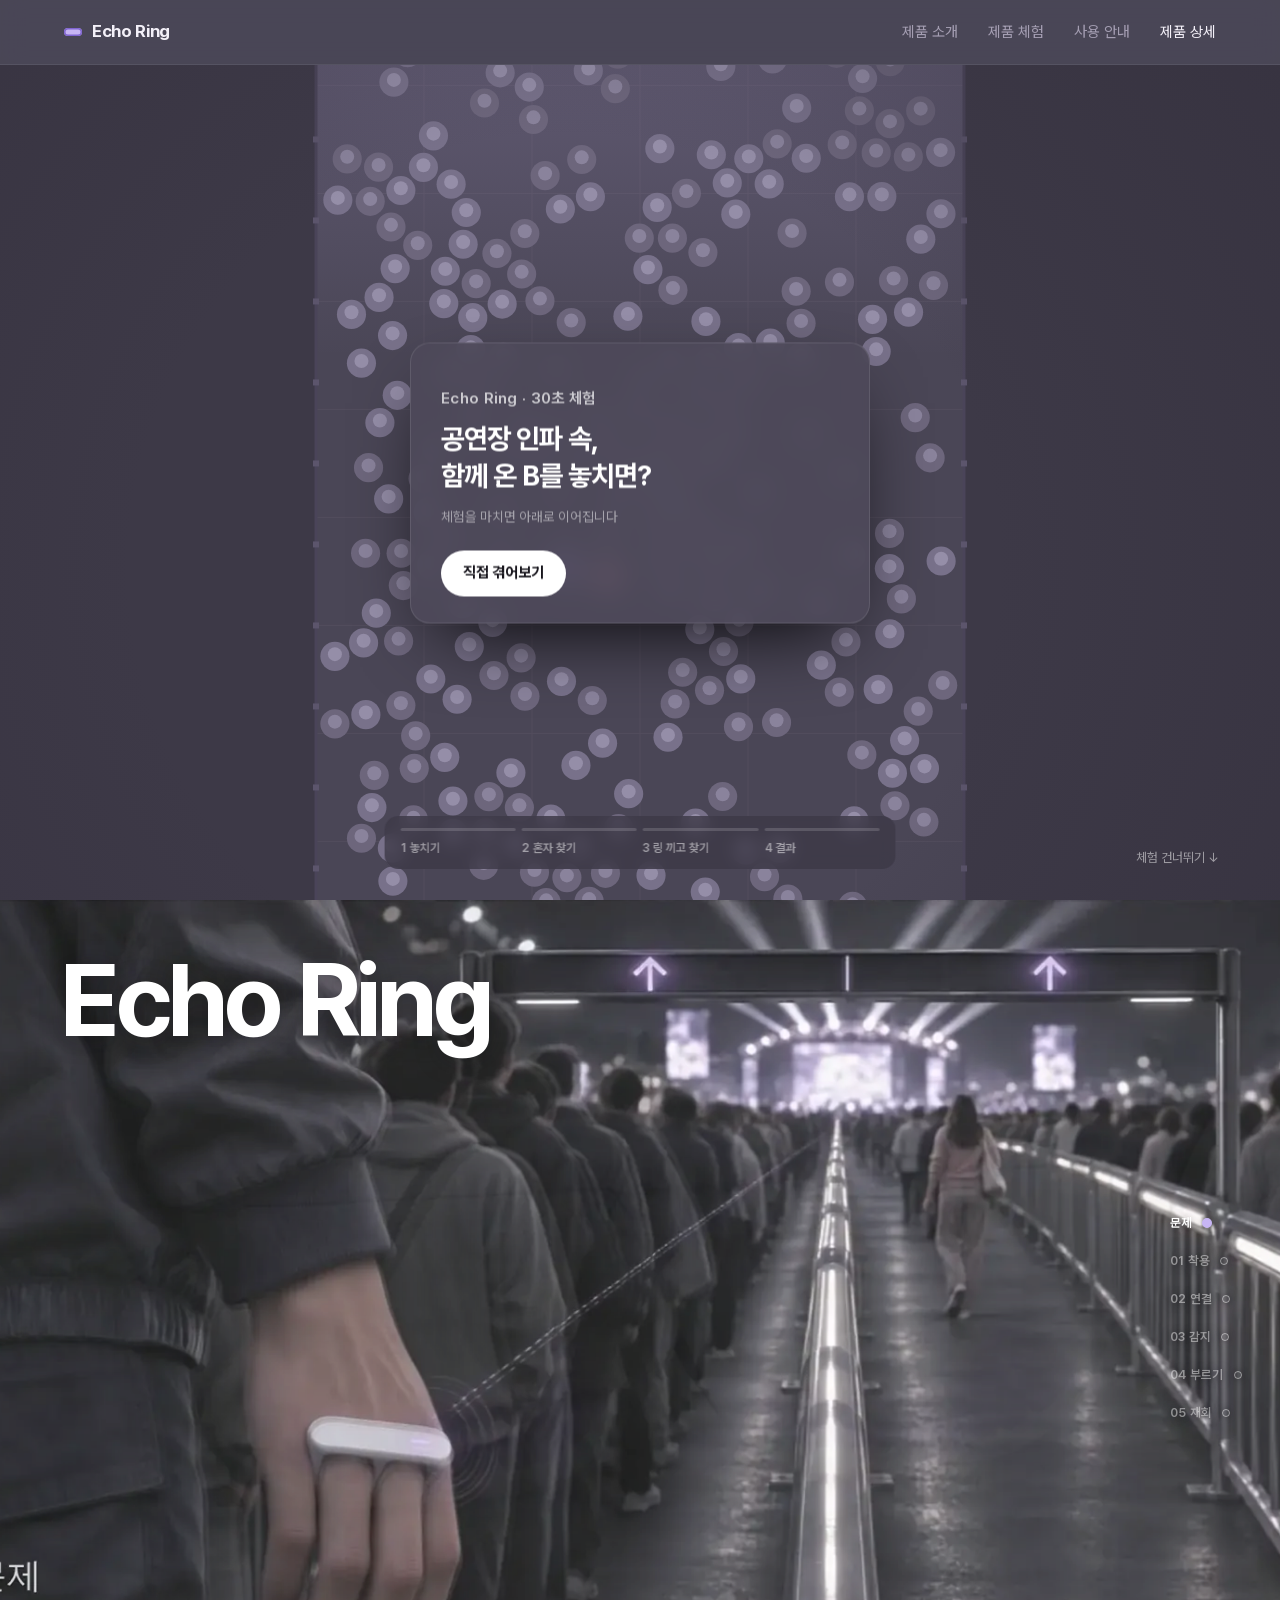
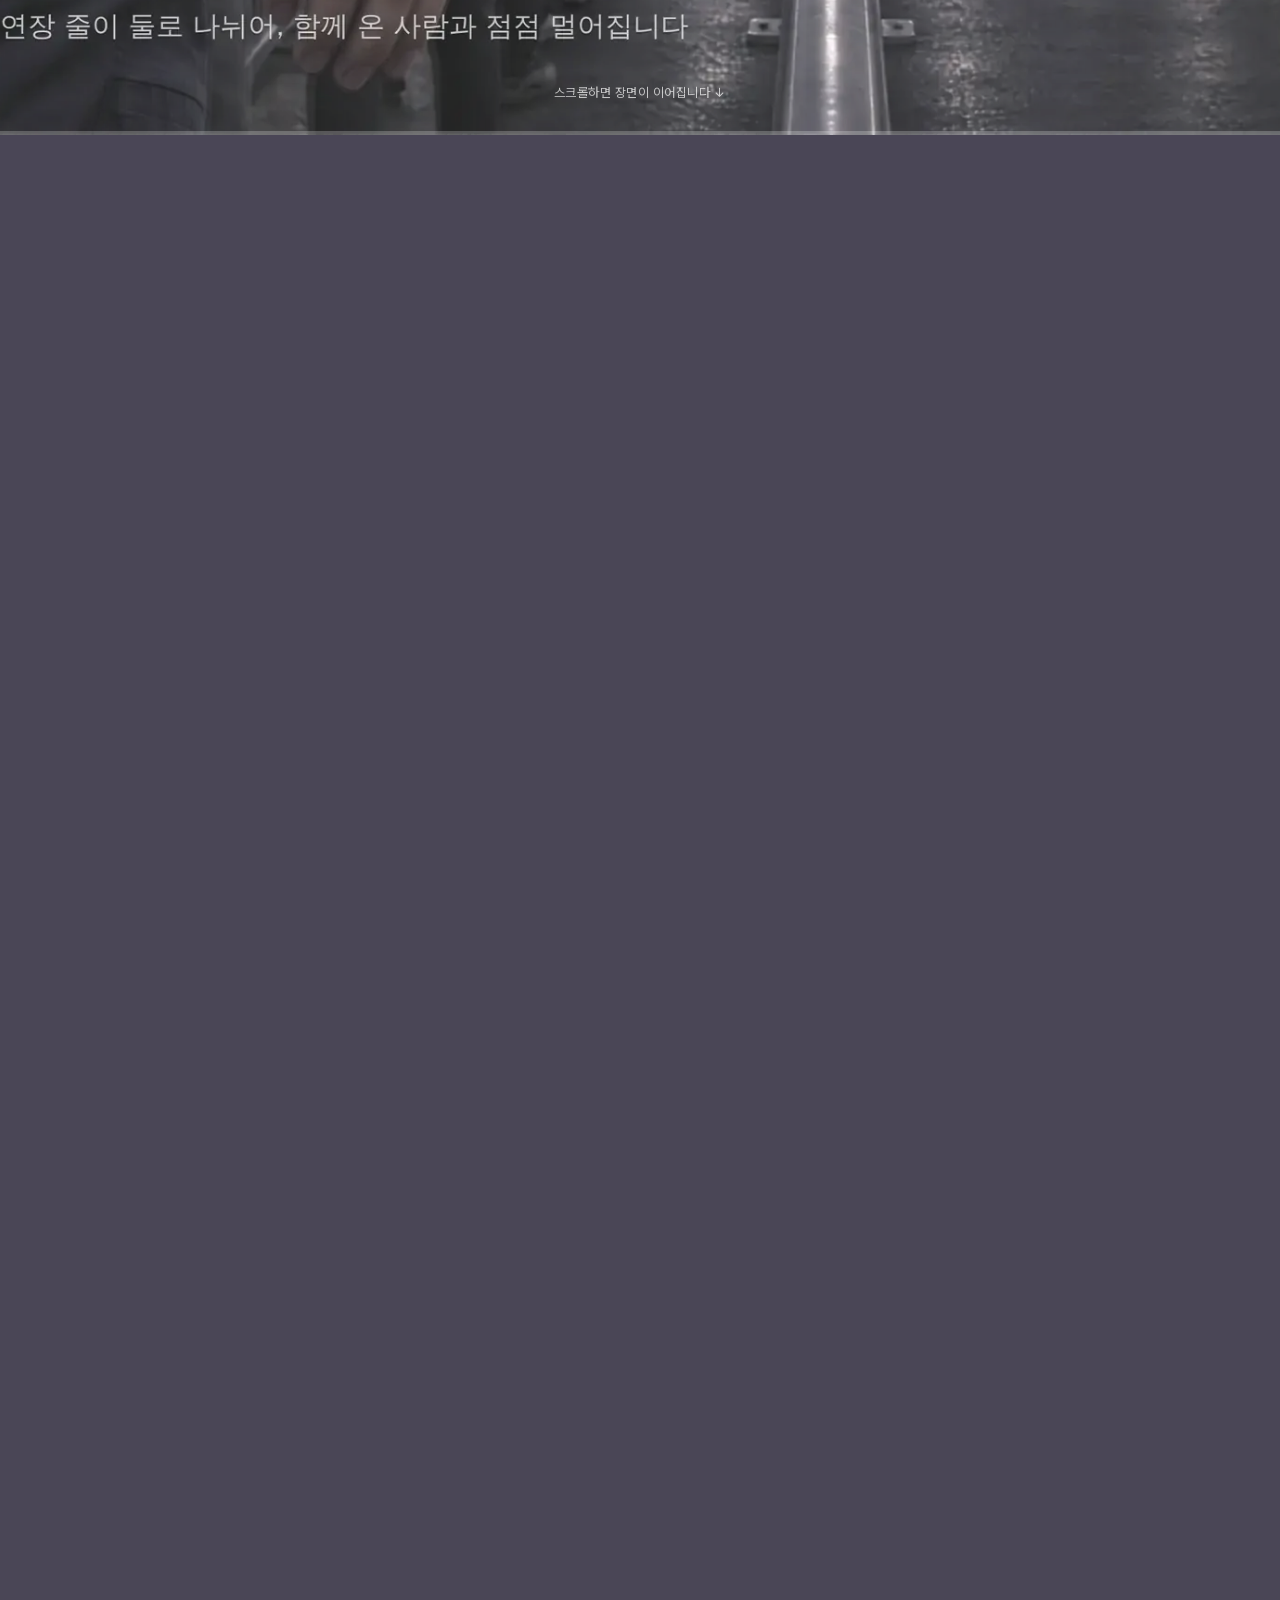
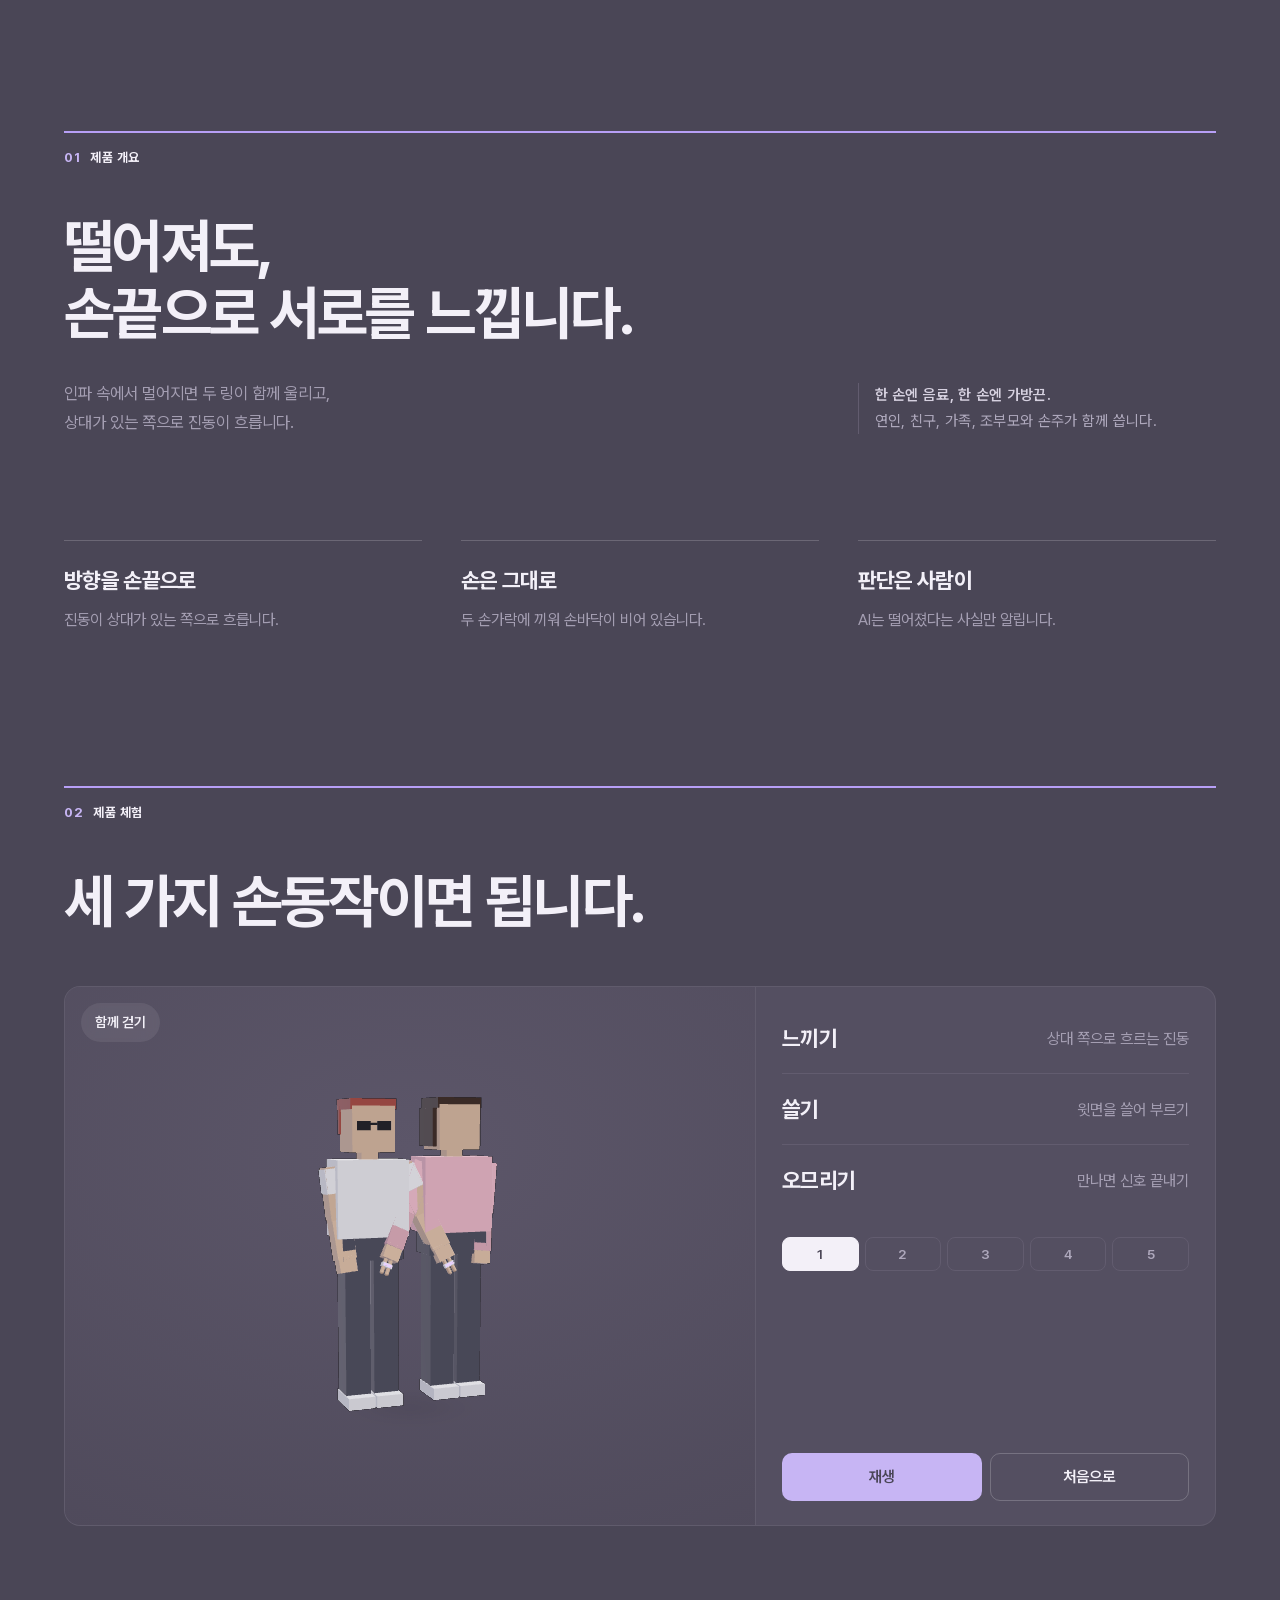
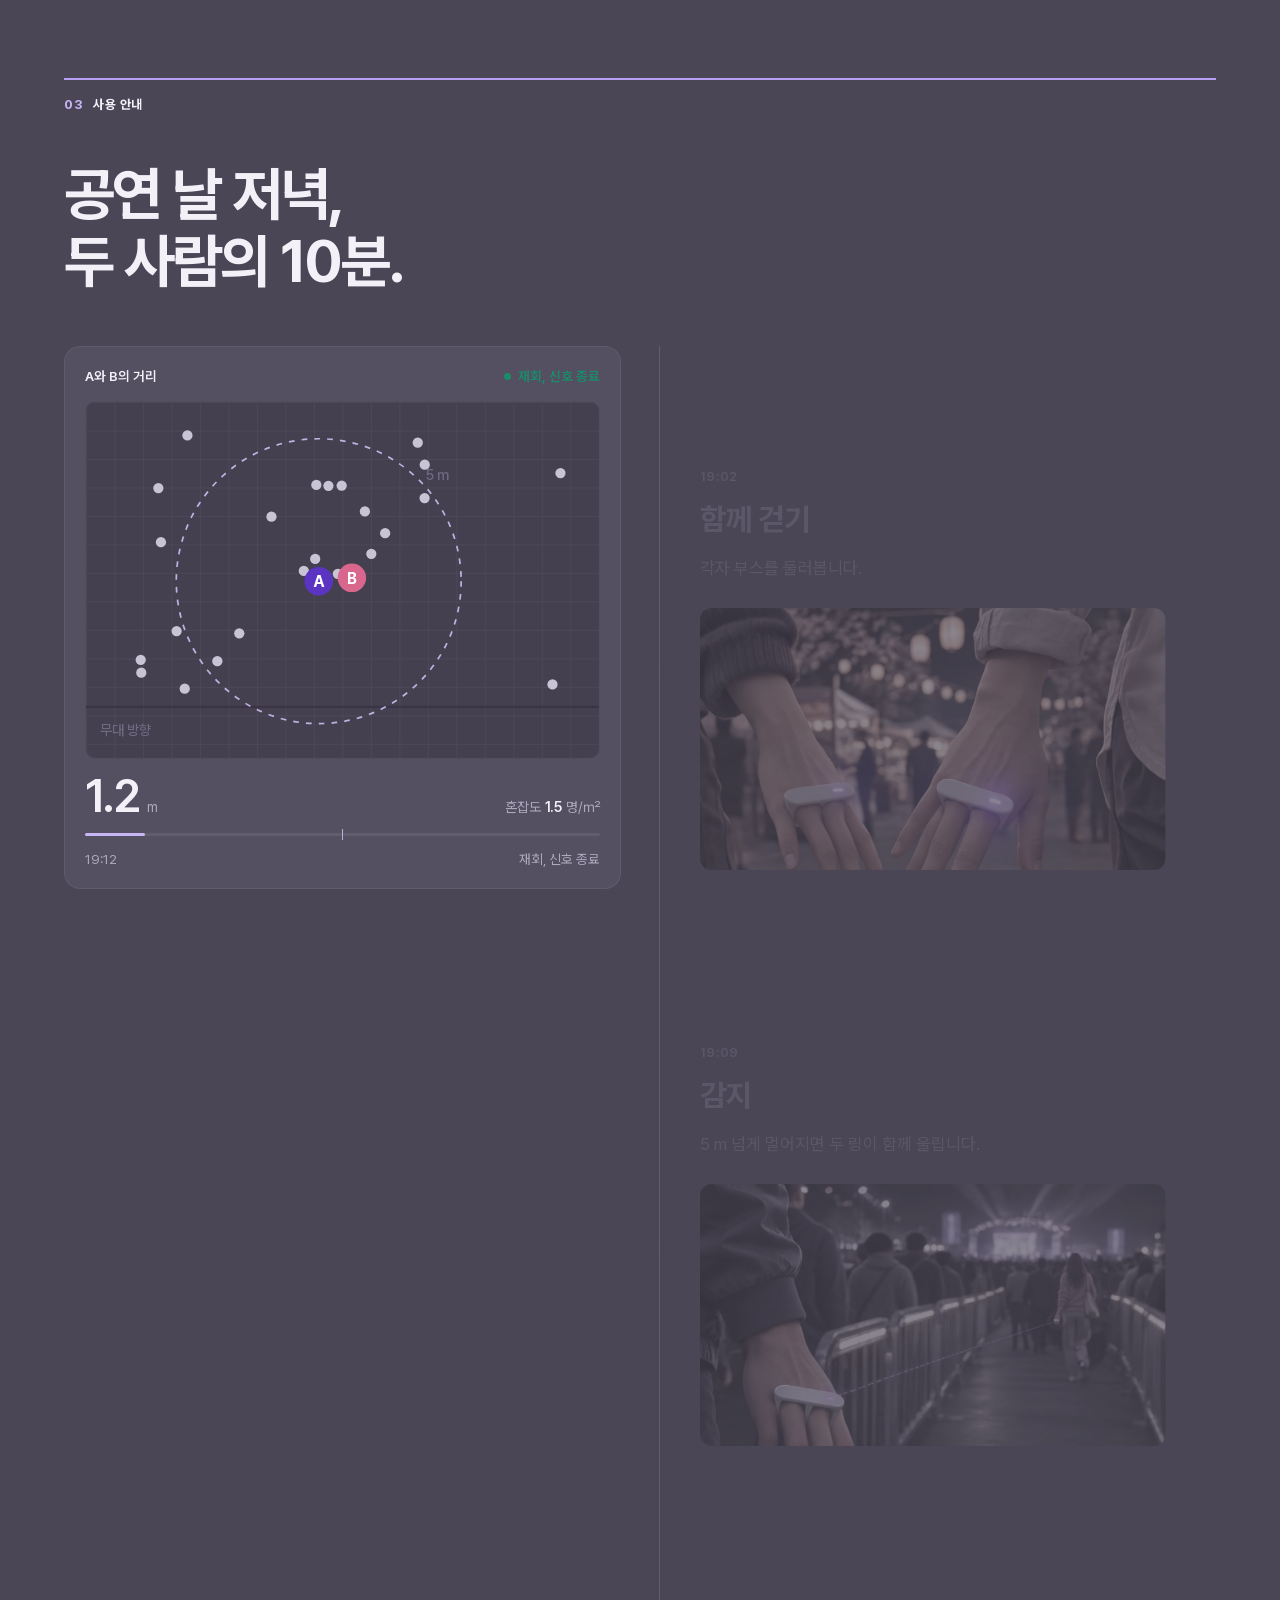
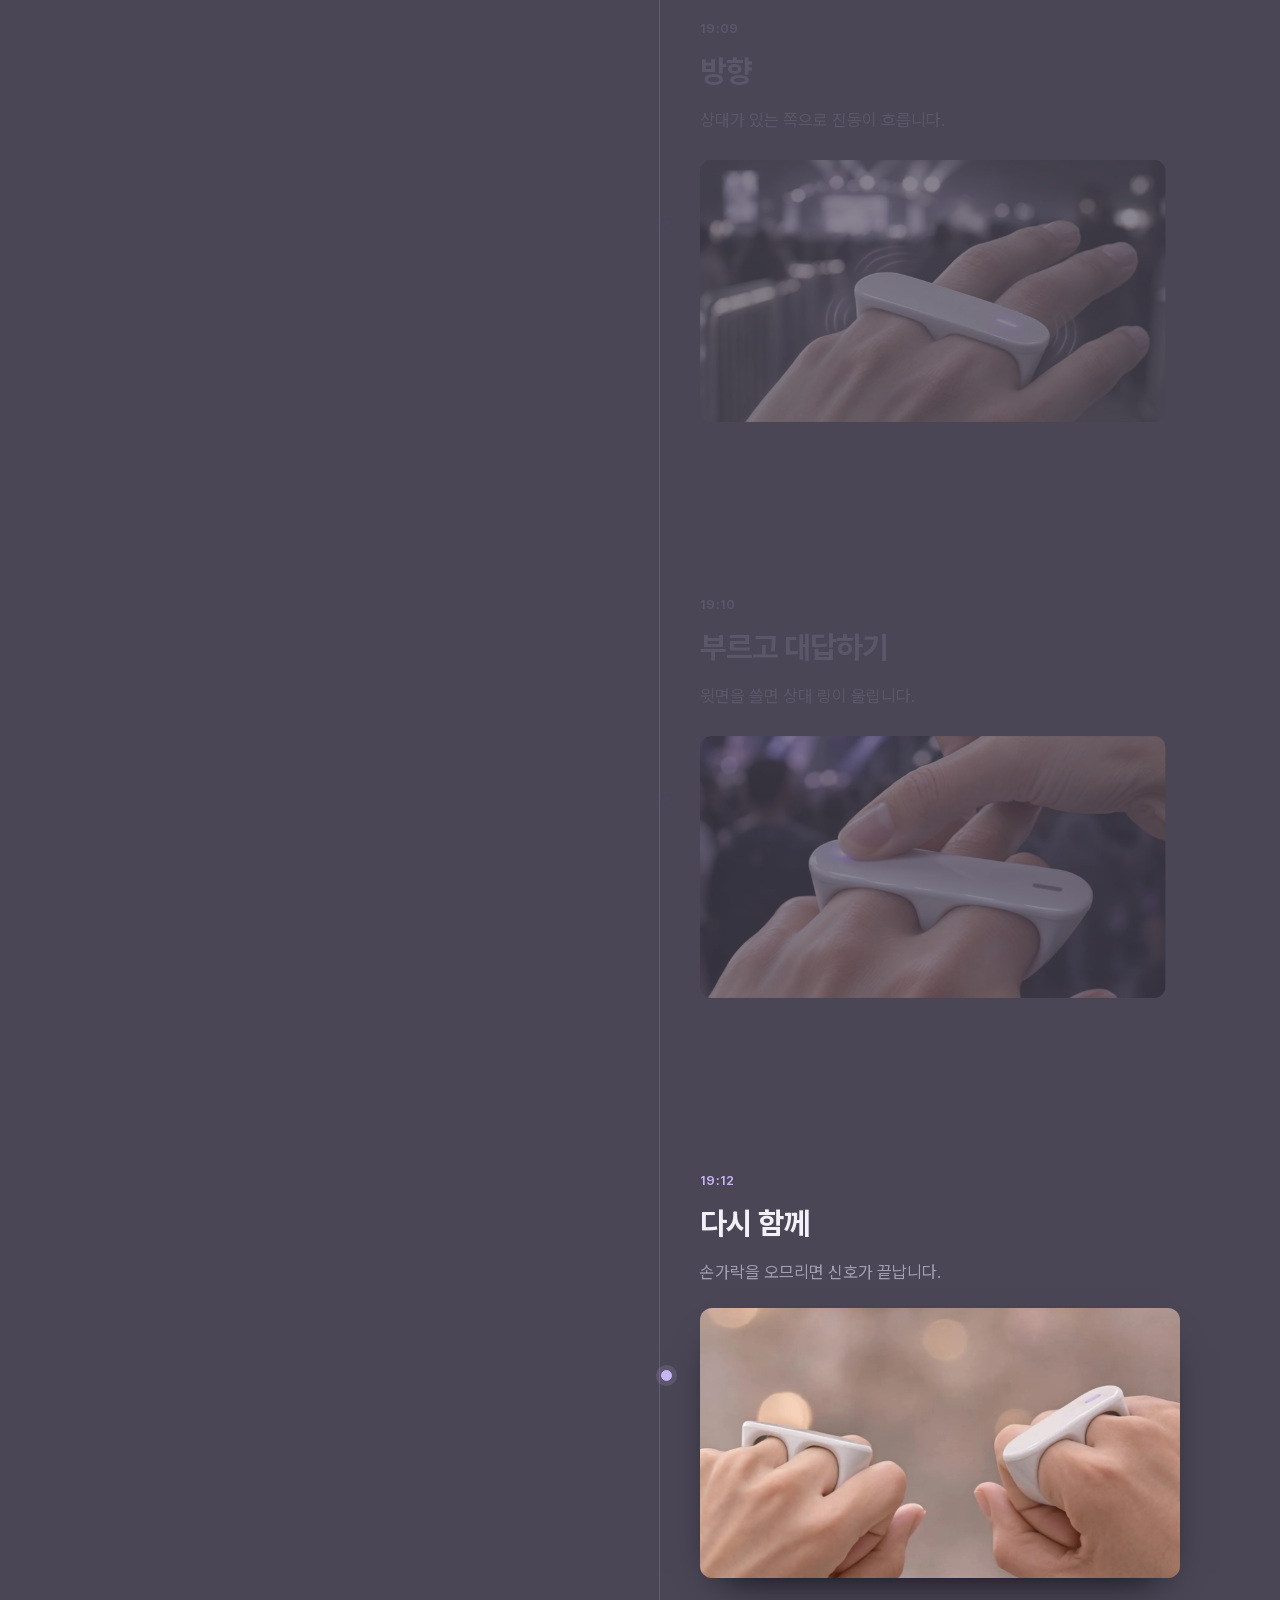
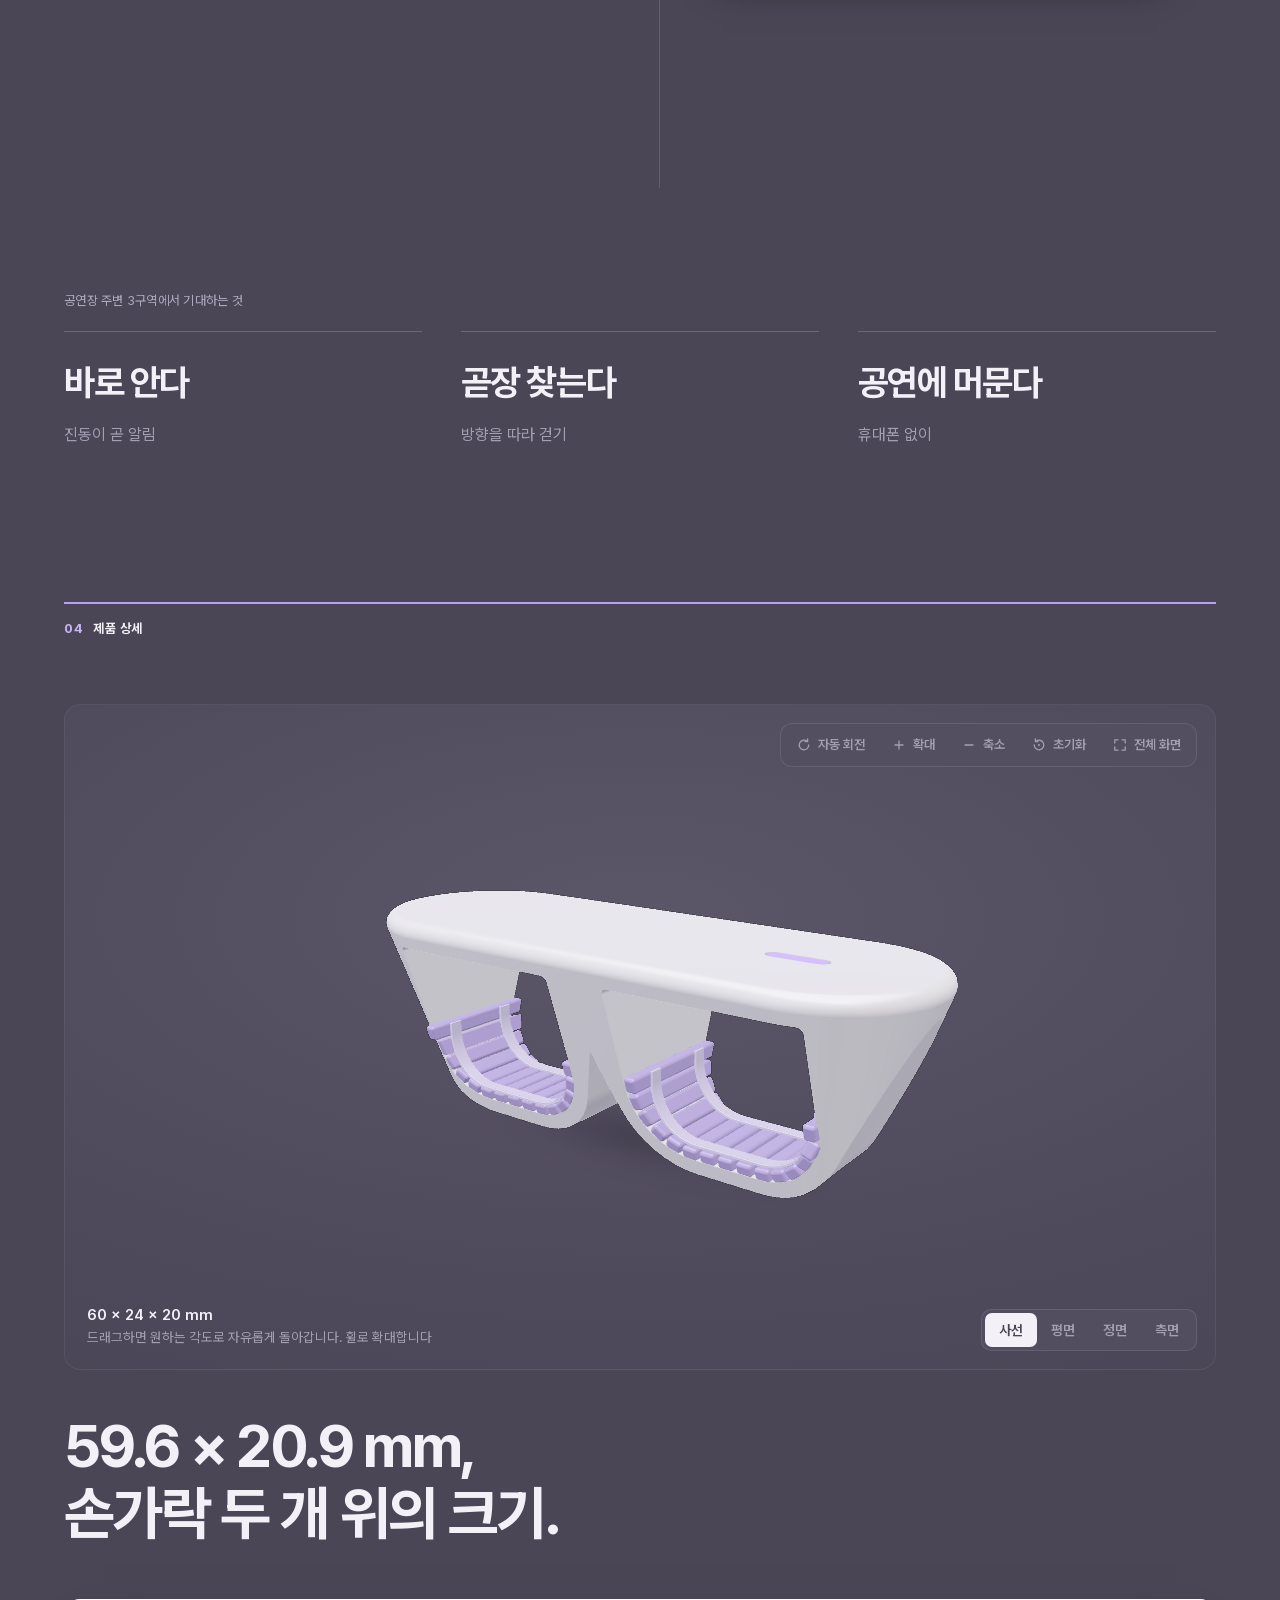
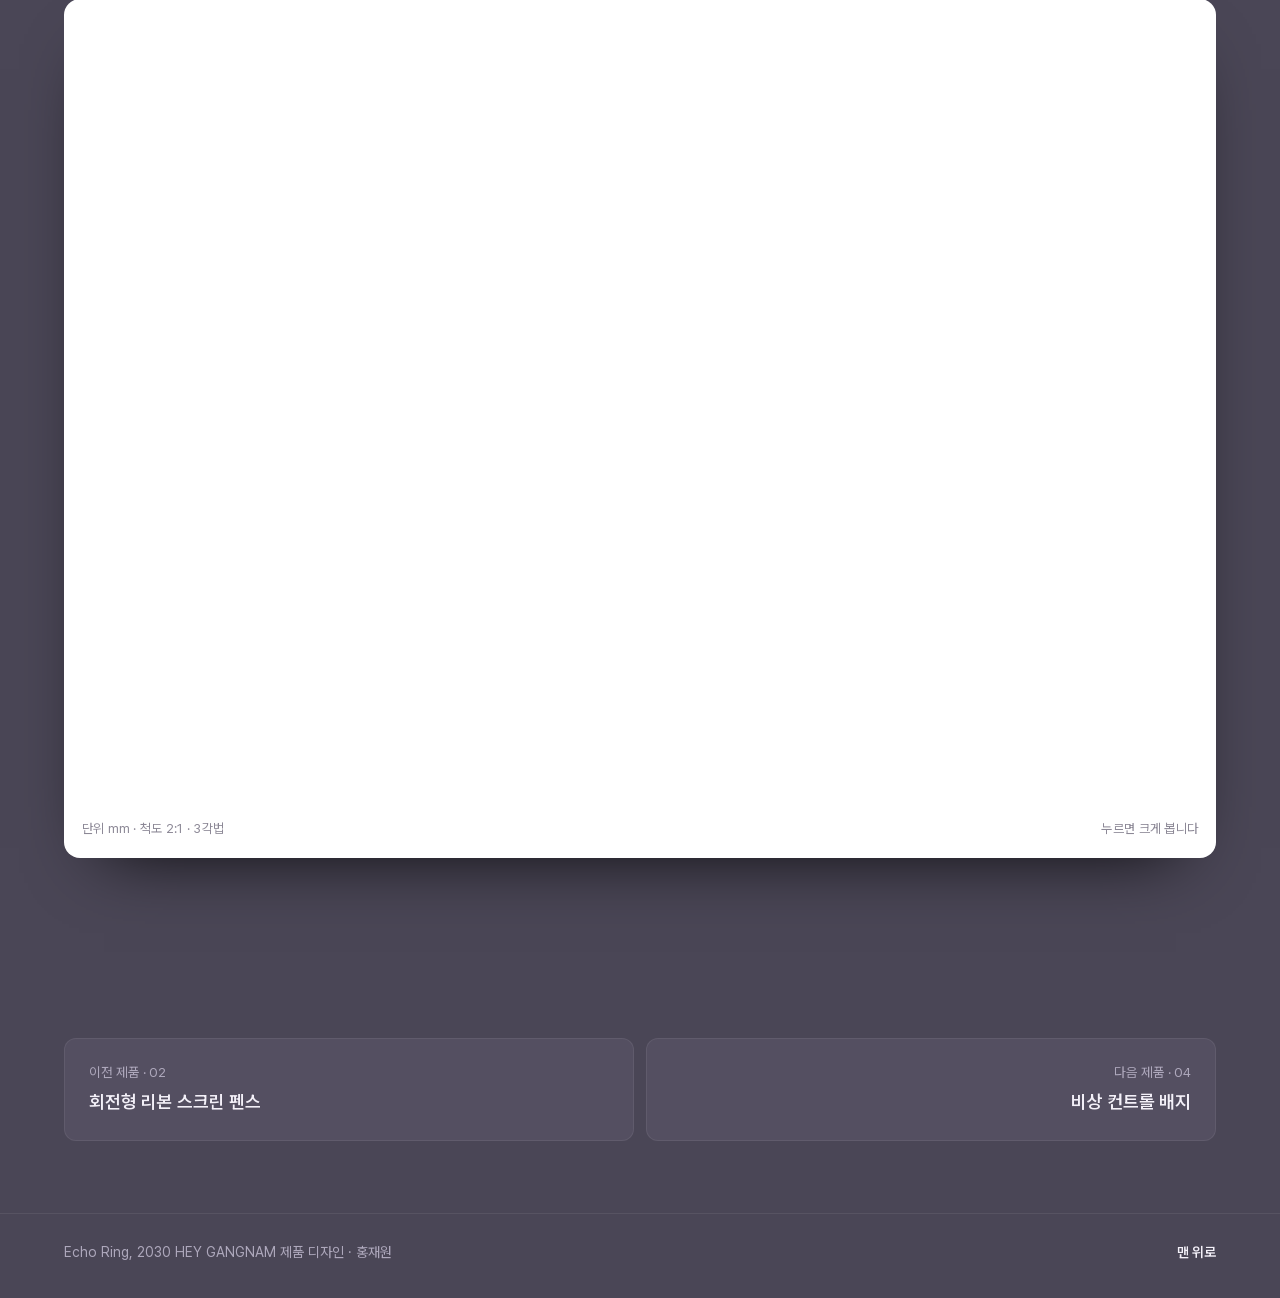
<file: index.html>
<!DOCTYPE html>
<html lang="ko" class="ld">
<head>
<meta charset="utf-8">
<meta name="theme-color" content="#4a4656">
<meta name="viewport" content="width=device-width, initial-scale=1">
<title>Echo Ring · 홍재원</title>
<meta name="description" content="Echo Ring, 함께 온 사람과 손끝으로 이어지는 투 핑거 햅틱 링. 2030 HEY GANGNAM 제품 디자인, 홍재원.">
<link rel="stylesheet" href="fonts/pretendard.css">
<link rel="stylesheet" href="css/product-03.css">
</head>
<body>
<script>/* Echo Ring 3D 모델: 내장본에서 읽음(오프라인·온라인 공통) */
if(true){document.write('<script src="assets/models/p03-echo-ring-data.js"><\/script>');(function(){var f=window.fetch;window.fetch=function(u,o){var s=String(u&&u.url||u);if(/\.glb(\?|$)/.test(s)&&window.ER_GLB_B64){var b=atob(window.ER_GLB_B64),a=new Uint8Array(b.length);for(var i=0;i<b.length;i++)a[i]=b.charCodeAt(i);return Promise.resolve(new Response(a,{headers:{'Content-Type':'model/gltf-binary'}}))}return f.apply(this,arguments)}})()}
</script>
<script src="js/bridge.js"></script>
<script>const GITHUB_URL="",GLB_PATH="assets/models/p03-echo-ring.glb";</script>
<header class="top"><div class="w">
  <a class="mark" href="#top" aria-label="Echo Ring 맨 위로"><i aria-hidden="true"></i>Echo Ring</a>
  <nav class="nav" aria-label="페이지 안내"><a href="#pa-s1">제품 소개</a><a href="#pa-s2">제품 체험</a><a href="#pa-s3">사용 안내</a><a href="#pa-s4">제품 상세</a>
    <a class="gh" data-gh href="#" target="_blank" rel="noopener" hidden><svg viewBox="0 0 24 24" fill="currentColor" aria-hidden="true"><path d="M12 .5a11.5 11.5 0 0 0-3.64 22.41c.58.1.79-.25.79-.56v-2c-3.2.7-3.88-1.37-3.88-1.37-.52-1.33-1.28-1.69-1.28-1.69-1.05-.72.08-.7.08-.7 1.16.08 1.77 1.19 1.77 1.19 1.03 1.77 2.7 1.26 3.36.96.1-.75.4-1.26.73-1.55-2.55-.29-5.24-1.28-5.24-5.69 0-1.26.45-2.28 1.19-3.09-.12-.29-.52-1.46.11-3.05 0 0 .97-.31 3.17 1.18a11 11 0 0 1 5.77 0c2.2-1.49 3.17-1.18 3.17-1.18.63 1.59.23 2.76.11 3.05.74.81 1.19 1.83 1.19 3.09 0 4.42-2.7 5.4-5.26 5.68.41.36.78 1.06.78 2.14v3.17c0 .31.21.67.8.56A11.5 11.5 0 0 0 12 .5z"/></svg>GitHub</a></nav>
</div></header>
<main class="w" id="top">
  <p class="crumb"><a href="https://korean5000hmp.github.io/Digital-Content/" target="_blank" rel="noopener">2030 HEY GANGNAM</a> / 제품 03</p>
  <section class="hero" aria-label="제품 요약">
    <h1 data-r="1">Echo Ring</h1>
    <div class="hero-r"><p class="one" data-r="2">함께 온 사람과<br>손끝으로 이어지는 링</p><p class="cat" data-r="3">관람객 연결 장치 · 3구역 공연장 주변</p></div>
  </section>
  <section class="lx" id="lose" aria-label="문제 체험: 인파 속에서 함께 온 사람 놓쳐보기">
    <canvas id="lxCv" tabindex="0" aria-label="공연장 인파를 위에서 본 장면. 가고 싶은 쪽을 가리키거나 방향키로 움직입니다"></canvas>
    <div class="lx-hud" id="lxHud" hidden>
      <p class="lx-tl" id="lxPh"></p>
      <div class="lx-tr"><dl><div><dt>B와의 거리</dt><dd><b id="lxD">1.4</b>m</dd></div><div><dt>혼잡도</dt><dd><b id="lxC">1.3</b>명/㎡</dd></div></dl></div>
      <p class="lx-tm" id="lxTm" hidden>20.0</p>
      <p class="lx-msg" id="lxMsg" role="status" aria-live="polite"></p>
      <div class="lx-ring" id="lxRing" hidden><i class="lx-ri" aria-hidden="true"></i><span id="lxRt"></span><button type="button" id="lxCall">쓸어서 부르기</button></div>
    </div>
    <div class="lx-card" id="lxCard" role="dialog" aria-live="polite"></div>
    <button type="button" class="lx-skip" id="lxSkip">체험 건너뛰기 ↓</button>
  </section>
  
<section class="vsc" id="scrub" aria-label="Echo Ring 사용 장면. 스크롤하면 장면이 이어집니다">
    <div class="vsc-st">
      <canvas id="scrubCv" aria-hidden="true"></canvas>
      <p class="film-t" aria-hidden="true">Echo Ring</p>
      <ol class="vsc-ch" aria-label="장면 이동">
        <li><button type="button"><span>문제</span><i></i></button></li>
        <li><button type="button"><span>01 착용</span><i></i></button></li>
        <li><button type="button"><span>02 연결</span><i></i></button></li>
        <li><button type="button"><span>03 감지</span><i></i></button></li>
        <li><button type="button"><span>04 부르기</span><i></i></button></li>
        <li><button type="button"><span>05 재회</span><i></i></button></li>
      </ol>
      <p class="vsc-hint">스크롤하면 장면이 이어집니다 ↓</p>
      <div class="fprog" id="scrubProg" aria-hidden="true"><i></i></div>
    </div>
  </section>
  <div class="stage-w"><div class="stage" id="hero3d" data-mode="3d">
    <canvas id="m3d" tabindex="0" aria-label="Echo Ring 3D 모델. 드래그나 방향키로 돌리고, 휠로 확대합니다"></canvas>
    <div class="m3d-msg" id="m3dmsg" hidden></div>
    <div class="kv"><img decoding="async" id="kvimg" src="assets/images/p03-view-diagonal.webp" alt="Echo Ring 렌더 이미지, 사선"></div>
    
    <div class="seg views" id="kvviews"><button type="button" data-img="0" class="on">사선</button><button type="button" data-img="1" class="">평면</button><button type="button" data-img="2" class="">정면</button><button type="button" data-img="3" class="">측면</button></div>
    <div class="seg views" id="m3dviews"><button type="button" data-v="persp" class="on">사선</button><button type="button" data-v="top">평면</button><button type="button" data-v="front">정면</button><button type="button" data-v="side">측면</button></div>
    <p class="readout" id="m3dhint"><b>60 × 24 × 20 mm</b>드래그하면 원하는 각도로 자유롭게 돌아갑니다. 휠로 확대합니다</p>
    <div class="vtools" role="toolbar" aria-label="3D 뷰어 도구">
      <button type="button" data-t="spin" title="자동 회전" aria-pressed="false"><svg viewBox="0 0 20 20" fill="none" stroke="currentColor" stroke-width="1.6" stroke-linecap="round"><path d="M16 10a6 6 0 1 1-2-4.5"/><path d="M14.5 2.5v3.2h-3.2"/></svg><span>자동 회전</span></button>
      <button type="button" data-t="in" title="확대"><svg viewBox="0 0 20 20" fill="none" stroke="currentColor" stroke-width="1.6" stroke-linecap="round"><path d="M10 5v10M5 10h10"/></svg><span>확대</span></button>
      <button type="button" data-t="out" title="축소"><svg viewBox="0 0 20 20" fill="none" stroke="currentColor" stroke-width="1.6" stroke-linecap="round"><path d="M5 10h10"/></svg><span>축소</span></button>
      <button type="button" data-t="reset" title="처음 시점"><svg viewBox="0 0 20 20" fill="none" stroke="currentColor" stroke-width="1.6" stroke-linecap="round" stroke-linejoin="round"><path d="M4 10a6 6 0 1 0 2-4.5"/><path d="M5.5 2.5v3.2h3.2"/><circle cx="10" cy="10" r="1.3" fill="currentColor" stroke="none"/></svg><span>초기화</span></button>
      <button type="button" data-t="full" title="전체 화면"><svg viewBox="0 0 20 20" fill="none" stroke="currentColor" stroke-width="1.6" stroke-linecap="round" stroke-linejoin="round"><path d="M3.5 7.5v-4h4M16.5 7.5v-4h-4M3.5 12.5v4h4M16.5 12.5v4h-4"/></svg><span>전체 화면</span></button>
    </div>
    <script>(function(){const e=document.getElementById("hero3d"),i=e.querySelector(".vtools"),l=()=>window.__m3d,o=i.querySelector("[data-t=spin]");i.addEventListener("click",r=>{const c=r.target.closest("button");if(!c||!l())return;const s=c.dataset.t,t=l();if(s==="spin"){const n=t.spin(!t.isSpin());o.setAttribute("aria-pressed",n),o.classList.toggle("on",n)}else s==="in"?t.zoom(.8):s==="out"?t.zoom(1.25):s==="reset"?(t.spin(!1),o.setAttribute("aria-pressed",!1),o.classList.remove("on"),t.view("persp"),e.querySelectorAll("[data-v]").forEach(n=>n.classList.toggle("on",n.dataset.v==="persp"))):s==="full"&&(document.fullscreenElement?document.exitFullscreen():e.requestFullscreen?e.requestFullscreen():e.webkitRequestFullscreen&&e.webkitRequestFullscreen())}),document.addEventListener("fullscreenchange",()=>{const r=document.fullscreenElement===e;i.querySelector("[data-t=full] span").textContent=r?"나가기":"전체 화면",setTimeout(()=>l()&&l().kick(),50)})})();</script>
  </div></div>
  <section class="sec" id="pa-s1"><header class="sec-h"><span class="n">01</span><h2>제품 개요</h2></header><div class="sec-b"><div class="ovg">
  <p class="lead" data-r="1">떨어져도,<br>손끝으로 서로를 느낍니다.</p>
  <p class="p" data-r="2">인파 속에서 멀어지면 두 링이 함께 울리고,<br>상대가 있는 쪽으로 진동이 흐릅니다.</p>
  <p class="who" data-r="2"><b>한 손엔 음료, 한 손엔 가방끈.</b><br>연인, 친구, 가족, 조부모와 손주가 함께 씁니다.</p>
  <dl class="feats"><div data-r="3"><dt>방향을 손끝으로</dt><dd>진동이 상대가 있는 쪽으로 흐릅니다.</dd></div><div data-r="4"><dt>손은 그대로</dt><dd>두 손가락에 끼워 손바닥이 비어 있습니다.</dd></div><div data-r="5"><dt>판단은 사람이</dt><dd>AI는 떨어졌다는 사실만 알립니다.</dd></div></dl>
  </div></div></section>
  <section class="sec" id="pa-s2"><header class="sec-h"><span class="n">02</span><h2>제품 체험</h2></header><div class="sec-b"><p class="lead" data-r="1">세 가지 손동작이면 됩니다.</p>
  <div class="exp" data-r="2">
    <div class="scn" id="pv"><span class="chip" id="chip">함께 걷기</span><div class="sxc" style="position:absolute;inset:0"><canvas aria-label="Echo Ring 사용 장면 3D. 마우스를 움직이면 시점이 바뀝니다"></canvas></div></div>
    <div class="ctl">
      <dl class="ges"><div><dt>느끼기</dt><dd>상대 쪽으로 흐르는 진동</dd></div><div><dt>쓸기</dt><dd>윗면을 쓸어 부르기</dd></div><div><dt>오므리기</dt><dd>만나면 신호 끝내기</dd></div></dl>
      <ol class="scrub" id="xs" aria-label="장면 이동"><li><button type="button" aria-label="1. 함께 걷기">1</button></li><li><button type="button" aria-label="2. 감지">2</button></li><li><button type="button" aria-label="3. 방향">3</button></li><li><button type="button" aria-label="4. 부르고 대답하기">4</button></li><li><button type="button" aria-label="5. 다시 함께">5</button></li></ol>
      <div class="acts"><button type="button" class="btn pri" id="go">재생</button><button type="button" class="btn line" id="rst">처음으로</button></div>
    </div></div></div></section>
  <section class="sec" id="pa-s3"><header class="sec-h"><span class="n">03</span><h2>사용 안내</h2></header><div class="sec-b"><p class="lead" data-r="1">공연 날 저녁,<br>두 사람의 10분.</p>
  <div class="st" id="story">
    <div class="st-l"><div class="st-p" aria-hidden="true">
      <div class="st-ph"><b>A와 B의 거리</b><span class="st-live" id="stLive"><i></i>연결 유지</span></div>
      <svg class="st-map" viewBox="0 0 360 250" id="stMap">
        <defs><pattern id="stg" width="20" height="20" patternUnits="userSpaceOnUse"><path d="M20 0H0V20" fill="none" stroke="#ECE8F2" stroke-width="1"/></pattern>
          <marker id="sta" viewBox="0 0 10 10" refX="8" refY="5" markerWidth="7" markerHeight="7" orient="auto"><path d="M0 0L10 5L0 10z" fill="#5B34C4"/></marker></defs>
        <rect width="360" height="250" fill="url(#stg)"/>
        <path d="M0 214H360" stroke="#D9D3E6" stroke-width="1.5"/><text x="10" y="234" class="st-tx">무대 방향</text>
        <g id="stCrowd"></g>
        <circle id="stTh" r="100" fill="none" stroke="#BFB2E3" stroke-width="1.2" stroke-dasharray="4 5"/>
        <line id="stLn" stroke="#9C92B5" stroke-width="1.3" stroke-dasharray="3 4"/>
        <line id="stArr" stroke="#5B34C4" stroke-width="3" stroke-linecap="round" marker-end="url(#sta)" opacity="0"/>
        <circle id="stCall" r="5" fill="#5B34C4" opacity="0"/>
        <g id="stA"><circle class="pl" r="10"/><circle class="pl d2" r="10"/><circle r="10" fill="#5B34C4"/><text y="4" class="st-ab">A</text></g>
        <g id="stB"><circle class="pl" r="10"/><circle class="pl d2" r="10"/><circle r="10" fill="#D9668C"/><text y="4" class="st-ab">B</text></g>
        <text id="stThT" class="st-tx">5 m</text>
      </svg>
      <div class="st-m"><b id="stD">1.4</b><span>m</span><span class="st-dn">혼잡도 <em id="stCr">1.2</em> 명/㎡</span></div>
      <div class="st-bar"><i id="stBar"></i><s></s></div>
      <div class="st-f"><span id="stT" class="num">19:02</span><span id="stS">연결 유지</span></div>
    </div></div>
    <ol class="st-r" id="stList"><li class="st-i" data-k="0"><time>19:02</time><h3>함께 걷기</h3><p>각자 부스를 둘러봅니다.</p><img decoding="async" src="assets/images/p03-story-0.webp" alt="함께 걷기 장면" loading="lazy"></li><li class="st-i" data-k="1"><time>19:09</time><h3>감지</h3><p>5 m 넘게 멀어지면 두 링이 함께 울립니다.</p><img decoding="async" src="assets/images/p03-story-1.webp" alt="감지 장면" loading="lazy"></li><li class="st-i" data-k="2"><time>19:09</time><h3>방향</h3><p>상대가 있는 쪽으로 진동이 흐릅니다.</p><img decoding="async" src="assets/images/p03-story-2.webp" alt="방향 장면" loading="lazy"></li><li class="st-i" data-k="3"><time>19:10</time><h3>부르고 대답하기</h3><p>윗면을 쓸면 상대 링이 울립니다.</p><img decoding="async" src="assets/images/p03-story-3.webp" alt="부르고 대답하기 장면" loading="lazy"></li><li class="st-i" data-k="4"><time>19:12</time><h3>다시 함께</h3><p>손가락을 오므리면 신호가 끝납니다.</p><img decoding="async" src="assets/images/p03-story-4.webp" alt="다시 함께 장면" loading="lazy"></li></ol>
  </div>
  <div class="eff"><p class="eff-k" data-r="1">공연장 주변 3구역에서 기대하는 것</p>
    <ul><li data-r="2"><b>바로 안다</b><span>진동이 곧 알림</span></li><li data-r="3"><b>곧장 찾는다</b><span>방향을 따라 걷기</span></li><li data-r="4"><b>공연에 머문다</b><span>휴대폰 없이</span></li></ul></div></div></section>
  <section class="sec" id="pa-s4"><header class="sec-h"><span class="n">04</span><h2>제품 상세</h2></header><div class="sec-b"><div id="stageSlot"></div><script>document.querySelectorAll("#stList .st-i img").forEach((e,t)=>{e.loading="eager",e.decoding="async",e.src="assets/images/p03-story-"+t+".webp"}),(function(){const e=document.querySelector(".stage-w"),t=document.getElementById("stageSlot");e&&t&&(e.classList.add("moved"),t.replaceWith(e),window.dispatchEvent(new Event("resize")))})();</script><p class="lead" data-r="1">59.6 × 20.9 mm,<br>손가락 두 개 위의 크기.</p>
  <figure class="dwg-f" data-r="2"><a class="dwg-a" href="assets/images/p03-drawing.webp" target="_blank" rel="noopener"><img class="dwg" src="assets/images/p03-drawing.webp" width="2600" height="1838" loading="lazy" decoding="async" alt="Echo Ring 제품 도면. 평면도, 정면도, 우측면도, 단면도 A-A와 등각 렌더. 외형 59.6 × 20.9 × 20.5 mm, 링 내폭 16.6 mm, 벽 두께 1.6 mm, 조임 밴드 t1.2 피치 1.9, 표시등 창 5.8 × 1.4 mm"></a><figcaption class="dwg-c"><span>단위 mm · 척도 2:1 · 3각법</span><span>누르면 크게 봅니다</span></figcaption></figure></div></section>
  <nav class="pn" aria-label="다른 제품"><a href="https://korean5000hmp.github.io/Digital-Content/" target="_blank" rel="noopener"><small>이전 제품 · 02</small><b>회전형 리본 스크린 펜스</b></a><a href="https://korean5000hmp.github.io/Digital-Content/" target="_blank" rel="noopener"><small>다음 제품 · 04</small><b>비상 컨트롤 배지</b></a></nav>
</main>
<footer class="foot"><div class="w"><span>Echo Ring, 2030 HEY GANGNAM 제품 디자인 · 홍재원<span data-gh hidden> · <a data-gh-text href="#" target="_blank" rel="noopener"></a></span></span><button type="button" id="totop">맨 위로</button></div></footer>
<script src="js/product-03-main.js"></script>
<script src="js/product-03-story.js"></script>
</body>
</html>
</file>
<file: fonts/pretendard.css>
/* 사이트 전체 글꼴: Pretendard (오프라인용으로 이 파일 안에 글꼴을 담음) */
@font-face{font-family:'Pretendard';src:url([data-uri]) format('woff');font-weight:45 920;font-style:normal;font-display:block}
html{font-family:'Pretendard','Pretendard Variable',-apple-system,BlinkMacSystemFont,system-ui,sans-serif}
</file>
<file: css/product-03.css>
:root{--bg:#F6F5F8;--paper:#FFFFFF;--ink:#18161D;--text:#2E2B35;--sub:#55525E;--faint:#8C8896;--rule:#E3E0E8;--violet:#5B34C4;--violet-d:#47269F;--lav:#C7B5F4;--lav-l:#EFE9FC;--font:"Pretendard","Pretendard Variable",-apple-system,BlinkMacSystemFont,system-ui,sans-serif;--w:min(1240px,90vw);--gut:clamp(20px,3vw,40px);--ease:cubic-bezier(.2,.7,.2,1)}*{box-sizing:border-box;margin:0;padding:0}html{scroll-behavior:smooth;-webkit-text-size-adjust:100%}body{font-family:var(--font);background:var(--bg);color:var(--text);font-size:17px;line-height:1.75;font-feature-settings:"tnum" 0;-webkit-font-smoothing:antialiased;word-break:keep-all;overflow-wrap:break-word}img,svg{display:block;max-width:100%}button{font:inherit;color:inherit;background:none;border:0;cursor:pointer}a{color:inherit;text-decoration:none}ol,ul{list-style:none}:focus-visible{outline:2px solid var(--violet);outline-offset:3px;border-radius:4px}.w{width:var(--w);margin:0 auto}.num{font-variant-numeric:tabular-nums}[id^=pa-s]{scroll-margin-top:80px}.top{position:sticky;top:0;z-index:20;background:#f6f5f8e6;backdrop-filter:saturate(1.4) blur(12px);-webkit-backdrop-filter:saturate(1.4) blur(12px);border-bottom:1px solid var(--rule)}.top .w{height:64px;display:flex;align-items:center;justify-content:space-between;gap:24px}.mark{font-size:17px;font-weight:700;letter-spacing:-.02em;color:var(--ink);display:flex;align-items:center;gap:10px}.mark i{width:18px;height:8px;border-radius:4px;background:var(--lav);box-shadow:inset 0 0 0 1.5px var(--violet)}.nav{display:flex;align-items:center;gap:30px;font-size:15px;color:var(--sub)}.nav a{padding:6px 0;transition:color .2s}.nav a:hover,.nav a.on{color:var(--ink)}.gh{display:inline-flex;align-items:center;gap:7px;height:36px;padding:0 14px;border:1px solid var(--rule);border-radius:8px;background:var(--paper);color:var(--ink);font-weight:600;font-size:14px}.gh svg{width:16px;height:16px}.gh:hover{border-color:var(--ink)}[data-gh][hidden]{display:none!important}.crumb{padding-top:36px;font-size:14px;color:var(--faint)}.crumb a:hover{color:var(--ink)}.hero{display:grid;grid-template-columns:minmax(0,1.25fr) minmax(0,1fr);gap:clamp(32px,6vw,96px);align-items:end;padding:40px 0 44px}.hero .cat{font-size:15px;color:var(--sub)}.hero h1{margin:10px 0 18px;font-size:clamp(64px,10vw,140px);font-weight:700;line-height:.92;letter-spacing:-.055em;color:var(--ink)}.hero .one{font-size:clamp(20px,1.8vw,25px);line-height:1.5;font-weight:500;letter-spacing:-.02em;color:var(--ink);max-width:22em}.btn{display:inline-flex;align-items:center;justify-content:center;gap:8px;height:48px;padding:0 22px;border-radius:10px;font-size:15.5px;font-weight:600;transition:background .2s,border-color .2s,color .2s}.btn.pri{background:var(--violet);color:#fff}.btn.pri:hover{background:var(--violet-d)}.btn.line{border:1px solid #CFCAD8;background:var(--paper);color:var(--ink)}.btn.line:hover{border-color:var(--ink)}.hero .btn{margin-top:30px}.facts div{display:grid;grid-template-columns:88px 1fr;gap:16px;padding:15px 0;border-top:1px solid var(--rule);font-size:15.5px;line-height:1.6}.facts div:last-child{border-bottom:1px solid var(--rule)}.facts dt{color:var(--faint)}.facts dd{color:var(--ink)}.stage{position:relative;height:clamp(440px,52vw,760px);border-radius:16px;overflow:hidden;background:radial-gradient(120% 90% at 50% 30%,#fff 0,#faf9fc 55%,#efedf3);border:1px solid var(--rule)}.stage canvas{position:absolute;inset:0;width:100%;height:100%;display:block;touch-action:none;outline:none;cursor:grab}.stage canvas:active{cursor:grabbing}.stage .kv{position:absolute;inset:0;display:grid;place-items:center;background:#fff}.stage .kv img{max-width:86%;max-height:84%;object-fit:contain;mix-blend-mode:multiply;transition:opacity .25s}.stage[data-mode="3d"] .kv,.stage[data-mode="3d"] #kvviews,.stage[data-mode=photo] canvas,.stage[data-mode=photo] #m3dviews,.stage[data-mode=photo] .m3d-msg,.stage[data-mode=photo] .readout{display:none}.stage.nomodel #m3dviews{display:none}.seg{position:absolute;display:flex;padding:3px;border-radius:10px;background:#ffffffeb;border:1px solid var(--rule);z-index:3}.seg button{height:34px;padding:0 14px;border-radius:7px;font-size:14px;font-weight:600;color:var(--sub);transition:background .2s,color .2s}.seg button.on{background:var(--ink);color:#fff}.seg button:not(.on):hover{color:var(--ink)}.seg.mode{left:18px;top:18px}.seg.views{right:18px;bottom:18px}.readout{position:absolute;left:22px;bottom:22px;z-index:3;font-size:13.5px;line-height:1.5;color:var(--sub)}.readout b{display:block;font-size:15px;font-weight:600;color:var(--ink);font-variant-numeric:tabular-nums}.m3d-msg{position:absolute;inset:0;display:grid;place-items:center;padding:40px;text-align:center;color:var(--sub)}.m3d-msg b{display:block;color:var(--ink);font-size:18px;margin-bottom:4px}.stage.drag{outline:2px dashed var(--violet);outline-offset:-10px}.sec{display:grid;grid-template-columns:minmax(0,3fr) minmax(0,9fr);gap:0 var(--gut);padding:112px 0 0}.sec-h{position:relative;border-top:2px solid var(--ink);padding-top:18px}.sec-h .n{display:block;font-size:15px;font-weight:600;color:var(--violet);font-variant-numeric:tabular-nums}.sec-h h2{margin-top:4px;font-size:clamp(26px,2.3vw,34px);font-weight:700;letter-spacing:-.035em;line-height:1.25;color:var(--ink)}.sec-b{border-top:1px solid var(--rule);padding-top:18px;min-width:0}.lead{font-size:clamp(28px,3vw,44px);font-weight:600;line-height:1.3;letter-spacing:-.04em;color:var(--ink);max-width:16em}.p{margin-top:20px;max-width:36em;color:var(--sub)}.sub-h{font-size:21px;font-weight:700;letter-spacing:-.025em;color:var(--ink)}.ov{display:grid;grid-template-columns:minmax(0,1.1fr) minmax(0,1fr);gap:var(--gut);margin-top:44px}.quote{padding:2px 0 2px 18px;border-left:2px solid var(--lav);font-size:18px;line-height:1.7;color:var(--ink)}.users{margin-top:24px;display:flex;flex-wrap:wrap;align-items:center;gap:8px;font-size:14.5px;color:var(--faint)}.users span{padding:5px 12px;border-radius:99px;background:var(--paper);border:1px solid var(--rule);color:var(--text)}.users em{font-style:normal;margin-right:6px}.feats div{padding:20px 0;border-top:1px solid var(--rule)}.feats div:first-child{border-top:0;padding-top:0}.feats dt{font-size:19px;font-weight:700;letter-spacing:-.02em;color:var(--ink)}.feats dd{margin-top:6px;font-size:16px;line-height:1.7;color:var(--sub)}.exp{display:grid;grid-template-columns:minmax(0,1.5fr) minmax(0,1fr);gap:0;margin-top:40px;border:1px solid var(--rule);border-radius:16px;background:var(--paper);overflow:hidden}.exp .scn{position:relative;min-height:clamp(380px,34vw,560px);background:linear-gradient(180deg,#f5f2fb,#e9e3f4)}.exp .scn canvas{position:absolute;inset:0;width:100%;height:100%;cursor:grab}.chip{position:absolute;left:16px;top:16px;z-index:2;padding:7px 14px;border-radius:99px;background:#fff;font-size:14px;font-weight:600;color:var(--ink)}.nogl{position:absolute;inset:0;display:grid;place-items:center;padding:30px;text-align:center;font-size:15px;color:var(--sub)}.ctl{display:flex;flex-direction:column;padding:28px 28px 26px;border-left:1px solid var(--rule)}.ctl .p{margin-top:8px;font-size:16px}.ges{margin:20px 0 0}.ges div{display:flex;justify-content:space-between;gap:16px;padding:13px 0;border-top:1px solid var(--rule);font-size:15.5px}.ges dt{font-weight:600;color:var(--ink);white-space:nowrap}.ges dd{color:var(--sub);text-align:right}.scrub{display:flex;gap:6px;margin:22px 0 24px}.scrub button{flex:1;height:34px;border-radius:8px;border:1px solid var(--rule);font-size:13.5px;font-weight:600;color:var(--faint);font-variant-numeric:tabular-nums;transition:all .2s}.scrub button:hover{color:var(--ink);border-color:#cfcad8}#xs li{flex:1;display:flex}#xs li.on button{background:var(--ink);border-color:var(--ink);color:#fff}.ctl .acts{margin-top:auto;display:grid;grid-template-columns:1fr 1fr;gap:8px}.st{display:grid;grid-template-columns:minmax(0,1fr) minmax(0,1fr);gap:var(--gut);margin-top:40px}.st-l{position:relative}.st-p{position:sticky;top:96px;border:1px solid var(--rule);border-radius:16px;background:var(--paper);padding:18px 20px 16px}.st-ph,.st-f{display:flex;justify-content:space-between;align-items:center;font-size:13.5px;color:var(--faint)}.st-ph b{font-weight:600;color:var(--ink)}.st-live{display:flex;align-items:center;gap:7px;font-weight:600;color:var(--violet)}.st-live i{width:7px;height:7px;border-radius:50%;background:currentColor}.st-live.warn{color:#c2365f}.st-live.ok{color:#1a8c6b}.st-map{display:block;width:100%;margin:12px 0 14px;border-radius:10px;background:#fbfafd;border:1px solid #ECE8F2}.st-tx{font:500 10px var(--font);fill:#a49db6}.st-ab{font:700 11px var(--font);fill:#fff;text-anchor:middle}.st-map .pl{fill:none;stroke:currentColor;stroke-width:2;opacity:0;transform-box:fill-box;transform-origin:center}#stA{color:#5b34c4}#stB{color:#d9668c}.st-map g.buzz .pl{animation:stp 1.3s ease-out infinite}.st-map g.buzz .pl.d2{animation-delay:.65s}@keyframes stp{0%{transform:scale(1);opacity:.85}to{transform:scale(3.4);opacity:0}}.st-m{display:flex;align-items:baseline;gap:8px}.st-m b{font-size:46px;font-weight:600;line-height:1;letter-spacing:-.04em;color:var(--ink);font-variant-numeric:tabular-nums}.st-m span{font-size:14px;color:var(--faint)}.st-m .st-dn{margin-left:auto}.st-dn em{font-style:normal;font-weight:600;color:var(--ink);font-variant-numeric:tabular-nums}.st-bar{position:relative;height:3px;margin:14px 0 12px;background:#eeeaf4;border-radius:2px}.st-bar i{position:absolute;left:0;top:0;bottom:0;border-radius:2px;background:var(--violet);transition:background .3s}.st-bar s{position:absolute;left:50%;top:-4px;bottom:-4px;width:1px;background:#b9afd0}.st-bar.over i{background:#c2365f}.st-r{position:relative;padding:4vh 0 14vh 34px;border-left:1px solid var(--rule)}.st-i{position:relative;min-height:56vh;display:flex;flex-direction:column;justify-content:center;color:var(--faint);transition:color .35s}.st-i:before{content:"";position:absolute;left:-39px;top:50%;width:9px;height:9px;margin-top:-4.5px;border-radius:50%;background:var(--bg);border:1.5px solid #C9C3D4;transition:all .3s}.st-i.on{color:var(--text)}.st-i.on:before{background:var(--violet);border-color:var(--violet);box-shadow:0 0 0 5px var(--lav-l)}.st-i time{font-size:14px;font-weight:600;font-variant-numeric:tabular-nums}.st-i.on time{color:var(--violet)}.st-i h3{margin:6px 0 10px;font-size:clamp(24px,2.1vw,30px);font-weight:700;letter-spacing:-.035em;color:inherit}.st-i.on h3{color:var(--ink)}.st-i p{max-width:28em;font-size:16.5px;line-height:1.75}.st-i img{margin-top:20px;width:min(380px,100%);aspect-ratio:16/9;object-fit:cover;border-radius:10px;opacity:.45;transition:opacity .35s}.st-i.on img{opacity:1}.eff{display:grid;grid-template-columns:repeat(3,minmax(0,1fr));gap:var(--gut);margin-top:56px;padding-top:28px;border-top:1px solid var(--rule)}.eff-h{grid-column:1/-1;display:flex;justify-content:space-between;align-items:baseline;gap:24px;flex-wrap:wrap}.eff-h .p{margin-top:0;max-width:30em;font-size:16px}.eff li b{display:block;font-size:22px;font-weight:700;letter-spacing:-.03em;color:var(--ink)}.eff li span{font-size:15.5px;color:var(--sub)}.dwg-f{margin-top:40px;border:1px solid var(--rule);border-radius:16px;background:var(--paper);padding:clamp(16px,3vw,36px)}.dwg{width:100%;height:auto}.dwg .ol{fill:#fff;stroke:var(--ink);stroke-width:1.6}.dwg .tan{fill:none;stroke:#b9b4c4;stroke-width:1}.dwg .hid{fill:none;stroke:#a9a4b4;stroke-width:1;stroke-dasharray:6 4}.dwg .band{fill:#f1ecfc;stroke:#7f64d0;stroke-width:1.4}.dwg .band.in{fill:#fff}.dwg .seg{stroke:#b7a6e6;stroke-width:1}.dwg .led{fill:#8e6fe0}.dwg .cl{stroke:#bdb8c8;stroke-width:.8;stroke-dasharray:14 4 2 4}.dwg .dim{stroke:#5b34c4;stroke-width:1}.dwg .ext{stroke:#b3a5dd;stroke-width:.8}.dwg .dt{font:600 15px var(--font);fill:#5b34c4;font-variant-numeric:tabular-nums}.dwg .vt{font:600 14px var(--font);fill:var(--ink)}.dwg .note{font:500 12.5px var(--font);fill:#8c8896}.dwg-c{display:flex;justify-content:space-between;gap:16px;flex-wrap:wrap;margin-top:12px;font-size:14px;color:var(--faint)}.spec{display:grid;grid-template-columns:repeat(2,minmax(0,1fr));column-gap:var(--gut);margin-top:40px}.spec div{display:grid;grid-template-columns:72px 1fr;gap:16px;padding:16px 0;border-top:1px solid var(--rule);font-size:16px;line-height:1.65}.spec dt{color:var(--faint)}.spec dd{color:var(--ink)}.spec .sw{display:inline-flex;align-items:center;gap:8px;margin:0 18px 6px 0}.spec .sw i{width:16px;height:16px;border-radius:50%;box-shadow:inset 0 0 0 1px #0000001f}.spec .sw small{font-size:13.5px;color:var(--faint)}.lang{display:grid;grid-template-columns:repeat(4,minmax(0,1fr));gap:var(--gut);margin-top:24px}.lang div{padding-top:16px;border-top:1px solid var(--rule)}.lang dt{font-size:18px;font-weight:700;letter-spacing:-.02em;color:var(--ink)}.lang dd{margin-top:6px;font-size:15.5px;line-height:1.7;color:var(--sub)}.blk{margin-top:72px}.pn{display:grid;grid-template-columns:1fr 1fr;gap:12px;margin-top:120px}.pn a{display:flex;flex-direction:column;gap:2px;padding:22px 24px;border:1px solid var(--rule);border-radius:12px;background:var(--paper);transition:border-color .2s}.pn a:hover{border-color:var(--ink)}.pn small{font-size:13.5px;color:var(--faint)}.pn b{font-size:18px;font-weight:600;color:var(--ink)}.pn a:last-child{text-align:right}.foot{margin-top:72px;border-top:1px solid var(--rule)}.foot .w{display:flex;justify-content:space-between;align-items:center;gap:16px;flex-wrap:wrap;padding:26px 0 34px;font-size:14px;color:var(--faint)}.foot a,.foot button{color:var(--ink);font-weight:600}.hero{display:grid;grid-template-columns:minmax(0,1fr) auto;align-items:end;gap:32px;padding:56px 0}.hero h1{margin:0;font-size:clamp(72px,13vw,188px);line-height:.86}.hero-r{padding-bottom:12px;text-align:right}.hero .one{font-size:clamp(20px,1.9vw,26px);line-height:1.45;font-weight:600}.hero .cat{margin-top:14px;font-size:14px;color:var(--faint)}.sec{display:block;padding:clamp(140px,16vw,220px) 0 0}.sec-h{display:flex;align-items:baseline;gap:12px;border-top:1px solid var(--rule);padding-top:16px}.sec-h .n{display:inline;font-size:14px}.sec-h h2{margin:0;font-size:15px;font-weight:600;letter-spacing:0;color:var(--sub)}.sec-b{border-top:0;padding-top:0}.lead{margin-top:clamp(40px,5vw,72px);font-size:clamp(36px,5vw,72px);font-weight:700;line-height:1.14;letter-spacing:-.045em;max-width:none}.p{margin-top:28px;font-size:clamp(17px,1.4vw,20px);line-height:1.7;max-width:30em}.feats{display:grid;grid-template-columns:repeat(3,minmax(0,1fr));gap:var(--gut);margin-top:clamp(72px,8vw,120px)}.feats div,.feats div:first-child{padding:20px 0 0;border-top:1px solid var(--ink)}.feats dt{font-size:clamp(22px,2vw,28px);font-weight:700;letter-spacing:-.03em}.feats dd{margin-top:8px;font-size:16px;color:var(--sub)}.who{margin-top:56px;font-size:15px;color:var(--faint)}.exp{margin-top:clamp(48px,5vw,72px)}.ctl{padding:28px 26px 24px}.ges{margin:0}.ges div{padding:16px 0}.ges div:first-child{border-top:0;padding-top:4px}.ges dt{font-size:20px;font-weight:700;letter-spacing:-.02em}.ges dd{align-self:center;font-size:15px}.st{margin-top:clamp(48px,5vw,72px)}.st-i{min-height:64vh}.st-i h3{font-size:clamp(28px,2.6vw,38px)}.st-i p{font-size:18px}.st-i img{width:min(300px,100%);margin-top:22px}.eff{margin-top:clamp(72px,8vw,120px);padding-top:0;border-top:0;display:block}.eff-k{font-size:15px;color:var(--faint)}.eff ul{display:grid;grid-template-columns:repeat(3,minmax(0,1fr));gap:var(--gut);margin-top:18px}.eff li{padding-top:20px;border-top:1px solid var(--ink)}.eff li b{font-size:clamp(26px,2.6vw,38px);letter-spacing:-.04em}.eff li span{display:block;margin-top:6px;font-size:16px}.dwg-f{margin-top:clamp(48px,5vw,72px)}.dwg-c{justify-content:flex-start}.lang{margin-top:clamp(56px,6vw,96px)}.lang div{border-top:1px solid var(--ink);padding-top:18px}.lang dt{font-size:clamp(19px,1.6vw,23px)}.lang dd{font-size:15.5px}.more{margin-top:56px;border-top:1px solid var(--rule)}.more summary{display:flex;justify-content:space-between;align-items:center;padding:18px 0;font-size:16px;font-weight:600;color:var(--ink);cursor:pointer;list-style:none}.more summary::-webkit-details-marker{display:none}.more summary:after{content:"";width:10px;height:10px;border-right:1.5px solid currentColor;border-bottom:1.5px solid currentColor;transform:rotate(45deg) translate(-3px,-3px);transition:transform .3s}.more[open] summary:after{transform:rotate(225deg)}.more .spec{margin-top:0}.pn{margin-top:clamp(140px,14vw,200px)}@media(max-width:820px){.hero{grid-template-columns:1fr;gap:16px}.hero-r{text-align:left;padding:0}.feats,.eff ul{grid-template-columns:1fr;gap:28px}.lead{font-size:clamp(32px,9vw,44px)}.st-i{min-height:52vh}}.ovg{display:grid;grid-template-columns:repeat(3,minmax(0,1fr));column-gap:var(--gut);align-items:start}.ovg .lead{grid-column:1/-1}.ovg .p{grid-column:1/3;margin-top:32px;max-width:none;text-wrap:pretty}.ovg .who{grid-column:3;margin-top:36px;padding-left:16px;border-left:1px solid var(--rule);font-size:15px;line-height:1.7;color:var(--faint)}.ovg .who b{font-weight:600;color:var(--text)}.ovg .feats{grid-column:1/-1;margin-top:clamp(72px,8vw,112px)}.p,.feats dd,.st-i p,.lang dd{text-wrap:pretty}@media(max-width:820px){.ovg{grid-template-columns:1fr}.ovg .p,.ovg .who,.ovg .lead,.ovg .feats{grid-column:1}.ovg .who{margin-top:24px}.ovg .p br{display:none}}@media(prefers-reduced-motion:no-preference){.rv .sec [data-r]{opacity:0;transform:translateY(18px);transition:opacity .8s var(--ease),transform .8s var(--ease)}.rv .sec [data-r="1"]{transform:translateY(40px);transition-duration:1.1s}.rv .sec [data-r].in{opacity:1;transform:none}}@media(prefers-reduced-motion:no-preference){.ld .hero h1{animation:up 1.1s var(--ease) both}.ld .hero-r>*{animation:up .9s var(--ease) both}.ld .hero-r>*:first-child{animation-delay:.25s}.ld .hero-r>*:last-child{animation-delay:.45s}.ld .stage-w{animation:up 1.2s var(--ease) .55s both}@keyframes up{0%{opacity:0;transform:translateY(28px)}}.rv .sec-h{opacity:0;transform:translateY(24px);transition:opacity .9s var(--ease),transform .9s var(--ease)}.rv .sec-h.in{opacity:1;transform:none}.rv .sec-h:after{content:"";position:absolute;left:0;top:-2px;height:2px;width:100%;background:var(--violet);transform:scaleX(0);transform-origin:0 50%;transition:transform 1.1s var(--ease) .15s}.rv .sec-h.in:after{transform:scaleX(1);transition-delay:.15s}}@media(max-width:1000px){.sec{grid-template-columns:1fr}.sec-b{border-top:0;padding-top:28px}.lang{grid-template-columns:repeat(2,minmax(0,1fr))}}@media(max-width:820px){body{font-size:16px}.nav a{display:none}.hero{grid-template-columns:1fr;gap:28px;align-items:start}.ov,.exp,.st,.spec,.eff{grid-template-columns:1fr}.ctl{border-left:0;border-top:1px solid var(--rule);padding:22px 20px}.stage{height:84vw}.seg.views{left:12px;right:12px;bottom:12px;justify-content:space-between}.seg.views button{flex:1;padding:0 6px}.readout{display:none}.seg.mode{left:12px;top:12px}.st{display:block}.st-l{position:sticky;top:64px;z-index:3;padding:10px 0;background:linear-gradient(var(--bg) 88%,rgba(246,245,248,0))}.st-p{position:static;padding:12px 14px 10px}.st-map{max-height:22vh;margin:8px 0}.st-m b{font-size:32px}.st-bar{margin:8px 0}.st-r{padding:2vh 0 8vh 26px}.st-i{min-height:46vh}.st-i:before{left:-31px}.pn{grid-template-columns:1fr}.pn a:last-child{text-align:left}.sec{padding-top:84px}}@media(max-width:480px){.lang{grid-template-columns:1fr}.facts div{grid-template-columns:72px 1fr}}.film-w{margin-bottom:clamp(20px,2.4vw,32px)}.film{position:relative;aspect-ratio:16/9;border-radius:16px;overflow:hidden;background:#0d0c10;border:1px solid var(--rule)}.film video{position:absolute;inset:0;width:100%;height:100%;object-fit:cover;display:block}.film .fbtn{position:absolute;right:18px;bottom:18px;z-index:2;display:inline-flex;align-items:center;gap:7px;height:36px;padding:0 14px;border-radius:99px;background:#ffffffe6;color:var(--ink);font-size:13.5px;font-weight:600;backdrop-filter:blur(8px);-webkit-backdrop-filter:blur(8px);transition:background .2s}.film .fbtn:hover{background:#fff}.film .fbtn svg{width:12px;height:12px}@media(prefers-reduced-motion:no-preference){.ld .film-w{animation:up 1.2s var(--ease) .55s both}}.stage-w.moved{margin-top:clamp(48px,5vw,72px);animation:none!important}.crumb,.hero-r{display:none}.hero{display:block;padding:clamp(28px,3.4vw,48px) 0 clamp(20px,2.4vw,32px)}.hero h1{font-size:clamp(56px,8vw,120px);line-height:.9}.film-w{margin-inline:calc((100% - min(1440px,96vw))/2)}.film{border-radius:20px;border:0;box-shadow:0 30px 60px -30px #18161d59}.sec{padding-top:clamp(110px,12vw,170px)}.lead{margin-top:clamp(28px,3.4vw,48px);font-size:clamp(30px,4vw,56px);line-height:1.18}.p{color:var(--sub);font-size:clamp(16px,1.25vw,18.5px)}.feats{margin-top:clamp(56px,6vw,88px)}.exp{margin-top:clamp(36px,4vw,56px)}.exp .scn{min-height:clamp(460px,42vw,660px)}.st{margin-top:clamp(36px,4vw,56px)}.st-i{color:#b3aebd}.st-i h3{font-size:clamp(24px,2.2vw,32px)}.st-i p{font-size:17px}.st-i img{width:min(480px,100%);margin-top:20px;border-radius:12px;opacity:.35;transform:scale(.97);transform-origin:left center;transition:opacity .4s,transform .4s,box-shadow .4s}.st-i.on img{opacity:1;transform:none;box-shadow:0 18px 40px -22px #18161d73}.dwg-f{margin-top:clamp(36px,4vw,56px)}.stage{border:0;box-shadow:0 24px 50px -32px #18161d4d}body{overflow-x:clip}.hero{display:none}.film-w{width:100vw;margin:0 0 0 calc(50% - 50vw);animation:none!important}.film{aspect-ratio:auto;height:calc(100vh - 65px);height:calc(100svh - 65px);min-height:420px;border-radius:0;box-shadow:none}.film:before{content:"";position:absolute;inset:0 0 auto;height:40%;z-index:1;background:linear-gradient(#00000061,#0000);pointer-events:none}.film-t{position:absolute;left:4.7vw;top:clamp(28px,6vh,64px);z-index:2;margin:0;font-size:clamp(52px,8vw,128px);font-weight:700;line-height:.9;letter-spacing:-.055em;color:#fff}.film .fbtn{right:4.7vw;bottom:clamp(24px,8.5vh,96px)}.vtools{position:absolute;right:18px;top:18px;z-index:3;display:flex;gap:4px;padding:4px;border-radius:12px;background:#ffffffeb;border:1px solid var(--rule);backdrop-filter:blur(8px);-webkit-backdrop-filter:blur(8px)}.vtools button{display:inline-flex;align-items:center;gap:6px;height:34px;padding:0 11px;border-radius:8px;font-size:13px;font-weight:600;color:var(--sub);transition:background .2s,color .2s}.vtools button:hover{color:var(--ink);background:#f1eef6}.vtools button.on{background:var(--ink);color:#fff}.vtools svg{width:16px;height:16px;flex:none}.stage[data-mode=photo] .vtools,.stage.nomodel .vtools{display:none}.stage:fullscreen{height:100vh;border-radius:0}@media(max-width:1100px){.vtools button span{display:none}.vtools button{padding:0 9px}}@media(max-width:820px){.vtools{right:12px;top:12px}}.sec-h{border-top:1px solid var(--ink);padding-top:14px;gap:10px}.sec-h .n{font-size:13px;font-weight:700;letter-spacing:.04em;color:var(--violet)}.sec-h h2{font-size:13px;font-weight:700;letter-spacing:.04em;color:var(--ink)}.lead{font-size:clamp(34px,4.6vw,66px);font-weight:700;line-height:1.14;letter-spacing:-.045em;color:var(--ink)}.p{font-size:clamp(16.5px,1.25vw,18.5px);line-height:1.75;color:var(--sub);font-weight:400}.feats dt,.lang dt,.ges dt{font-size:clamp(20px,1.7vw,24px);font-weight:700;letter-spacing:-.03em;color:var(--ink)}.feats dd,.lang dd,.ges dd{font-size:15.5px;color:var(--sub)}.eff li b{font-size:clamp(26px,2.8vw,40px)}.eff-k,.who,.dwg-c,.st-i time{font-size:13px;letter-spacing:.02em}.st-r{padding-left:40px}.st-i{min-height:64vh;color:#b9b4c4}.st-i h3{font-size:clamp(26px,2.4vw,36px);margin:4px 0 8px}.st-i p{font-size:17px;color:inherit}.st-i img{width:min(480px,100%);max-width:480px;height:auto;aspect-ratio:16/9;object-fit:cover;margin-top:20px;border-radius:12px;opacity:.35;transform:scale(.97)}.st-i.on img{opacity:1;transform:none}@media(max-width:820px){.film{border-radius:0;height:calc(100svh - 65px)}.st-r{padding-left:26px}.st-i{min-height:56vh}.lead{font-size:clamp(28px,8vw,40px)}.exp .scn{min-height:72vw}.st-i img{width:100%}}@media(max-width:820px){.film{border-radius:12px}.film .fbtn{right:12px;bottom:12px}}.fprog{position:absolute;left:0;right:0;bottom:0;height:4px;background:#ffffff38;z-index:3;cursor:pointer}.fprog:hover{height:6px}.fprog i{display:block;height:100%;width:0;background:#fff;pointer-events:none}.vsc{position:relative;display:block;width:100vw;margin:0 0 clamp(20px,2.4vw,32px) calc(50% - 50vw);height:var(--sh,600vh)}.vsc-st{position:sticky;top:var(--hd,65px);height:calc(100vh - var(--hd,65px));height:calc(100svh - var(--hd,65px));min-height:420px;overflow:hidden;background:#4a4656}#scrubCv{position:absolute;inset:0;width:100%;height:100%;display:block}.vsc .film-t{z-index:2}.vsc-ch{position:absolute;right:clamp(16px,3vw,44px);top:50%;transform:translateY(-50%);z-index:3;list-style:none;margin:0;padding:0;display:flex;flex-direction:column;gap:14px}.vsc-ch button{all:unset;box-sizing:border-box;cursor:pointer;display:flex;align-items:center;justify-content:flex-end;gap:10px;min-height:24px;color:#ffffff73;font-size:12.5px;font-weight:600;letter-spacing:.02em;transition:color .3s}.vsc-ch button i{width:8px;height:8px;border-radius:50%;border:1.5px solid currentColor;transition:background .3s,border-color .3s,transform .3s}.vsc-ch button:hover,.vsc-ch button:focus-visible{color:#fff}.vsc-ch button.on{color:#fff}.vsc-ch button.on i{background:#c7b5f4;border-color:#c7b5f4;transform:scale(1.25)}.vsc-hint{position:absolute;left:50%;bottom:30px;transform:translate(-50%);z-index:3;margin:0;color:#ffffffb3;font-size:13px;letter-spacing:.04em;white-space:nowrap;transition:opacity .4s}.vsc-hint.off{opacity:0}@media(max-width:700px){.vsc-ch span{display:none}.vsc-ch{gap:12px}}.vsc .film-t{text-shadow:0 2px 24px rgba(13,12,16,.35)}.vsc-ch button{text-shadow:0 1px 8px rgba(13,12,16,.5)}.vsc-ch button i{box-shadow:0 0 6px #0d0c1059}.dwg-f{padding:clamp(8px,1.4vw,20px)}.dwg-a{display:block;cursor:zoom-in}.dwg-f img.dwg{width:100%;height:auto;display:block}.dwg-c{justify-content:space-between}:root{--bg:#4a4656;--paper:#544f61;--ink:#F3F0F8;--text:#D6D1E0;--sub:#A49EB2;--faint:#aea8bc;--rule:#625c6f;--violet:#B79FF6;--violet-d:#C7B5F4;--lav:#C7B5F4;--lav-l:#5d5571}html{background:var(--bg);color-scheme:dark}.top{background:#4a4656e6;border-bottom-color:#ffffff12}.mark i{box-shadow:inset 0 0 0 1.5px #7f64d0}.gh{background:#544f61;border-color:#ffffff1f}.vsc-st,.lx{background:var(--bg)}.stage{background:radial-gradient(110% 85% at 50% 32%,#5c5669 0,#504b5d 55%,#4a4656);box-shadow:none;border:1px solid #ffffff0f}.stage .kv{background:radial-gradient(110% 85% at 50% 32%,#5c5669 0,#504b5d 55%,#4a4656)}.stage .kv img{mix-blend-mode:normal;border-radius:14px;max-width:70%;max-height:76%;box-shadow:0 30px 60px -30px #000}.seg,.vtools{background:#544f61e6;border-color:#ffffff1a}.seg button.on,.vtools button.on{background:#f3f0f8;color:#4a4656}.vtools button:hover{background:#ffffff14}.btn.pri{background:#c7b5f4;color:#4a4656}.btn.pri:hover{background:#fff}.btn.line{background:transparent;border-color:#fff3;color:var(--ink)}.exp{background:var(--paper);border-color:#ffffff12}.exp .scn{background:radial-gradient(110% 90% at 50% 30%,#5c5669,#4e495a)}.chip{background:#ffffff14;color:var(--ink);backdrop-filter:blur(6px)}.ctl{border-color:#ffffff12}#xs li.on button{background:#f3f0f8;border-color:#f3f0f8;color:#4a4656}.scrub button:hover{border-color:#ffffff40}.st-p{background:var(--paper);border-color:#ffffff12}.st-map{background:#44404f;border-color:#ffffff12}#stg path{stroke:#4f4a5b}.st-map>path{stroke:#3a3446}.st-tx{fill:#6f6982}.st-live{color:#c7b5f4}.st-bar{background:#ffffff14}.st-bar i{background:#c7b5f4}.st-i{color:#5c5768}.st-i.on p{color:var(--sub)}.st-i:before{background:var(--bg);border-color:#4a4458}.st-i.on:before{background:#c7b5f4;border-color:#c7b5f4;box-shadow:0 0 0 5px #c7b5f426}.st-i.on img{box-shadow:0 18px 40px -22px #000}.sec-h{border-top-color:#ffffff2e}.sec-h .n,.st-i.on time{color:#c7b5f4}.feats div,.feats div:first-child,.eff li,.lang div{border-top-color:#ffffff2e}.dwg-f{background:#fff;border:0;box-shadow:0 30px 70px -40px #000}.dwg-c{color:#8c8896}.pn a{background:var(--paper);border-color:#ffffff12}.pn a:hover{border-color:#ffffff59}.foot{border-top-color:#ffffff12}:focus-visible{outline-color:#c7b5f4}@media(max-width:820px){.st-l{background:linear-gradient(var(--bg) 88%,#4a465600)}}.lx{position:relative;width:100vw;margin:0 0 0 calc(50% - 50vw);height:calc(100svh - var(--lxhd,65px));min-height:560px;background:#4a4656;overflow:hidden;color:#fff;font-family:var(--font)}.lx canvas{position:absolute;inset:0;width:100%;height:100%;display:block;outline:none;touch-action:pan-y}.lx.play canvas{touch-action:none;cursor:crosshair}.lx-hud{position:absolute;inset:0;pointer-events:none}.lx-hud[hidden]{display:none}.lx-tl{position:absolute;left:4.7vw;top:clamp(20px,3.6vh,36px);font-size:13px;font-weight:600;letter-spacing:.02em;color:#c7b5f4}.lx-tr{position:absolute;right:4.7vw;top:clamp(20px,3.6vh,36px)}.lx-tr dl{display:flex;gap:28px}.lx-tr dt{font-size:12px;color:#ffffff8c;letter-spacing:.02em}.lx-tr dd{font-size:13px;color:#ffffffb3;font-variant-numeric:tabular-nums}.lx-tr dd b{font-size:28px;font-weight:700;letter-spacing:-.03em;color:#fff;margin-right:3px}.lx-msg{position:absolute;left:50%;top:clamp(76px,12vh,120px);transform:translate(-50%,8px);max-width:88vw;padding:10px 18px;border-radius:99px;background:#fffe;color:#18161d;font-size:15px;font-weight:600;white-space:nowrap;opacity:0;transition:opacity .35s,transform .35s}.lx-msg.on{opacity:1;transform:translate(-50%)}.lx-tm{position:absolute;left:50%;top:clamp(18px,3.4vh,34px);transform:translate(-50%);font-size:30px;font-weight:700;letter-spacing:-.02em;font-variant-numeric:tabular-nums}.lx-tm[hidden]{display:none}.lx-tm.warn{color:#ee86a8}.lx-ring{position:absolute;left:50%;bottom:clamp(20px,4vh,40px);transform:translate(-50%);display:flex;align-items:center;gap:14px;padding:10px 10px 10px 18px;border-radius:99px;background:#544f61eb;border:1px solid #ffffff1f;pointer-events:auto;white-space:nowrap}.lx-ring[hidden]{display:none}.lx-ri{width:26px;height:12px;border-radius:6px;background:#c7b5f4;box-shadow:inset 0 0 0 2px #7f64d0;flex:none}.lx-ring.buzz .lx-ri{animation:lxbz .12s linear 14}@keyframes lxbz{50%{transform:translate(2px)}}.lx-ring span{font-size:14px;color:#ffffffd9}.lx-ring button{height:38px;padding:0 16px;border-radius:99px;background:#c7b5f4;color:#18161d;font-size:14px;font-weight:700;transition:background .2s}.lx-ring button:hover{background:#fff}.lx-ring button.on{background:#ee86a8}.lx-card{position:absolute;left:50%;top:50%;transform:translate(-50%,-46%);width:min(460px,88vw);padding:30px 30px 26px;border-radius:20px;background:#4e495aeb;border:1px solid #ffffff1a;backdrop-filter:blur(14px);-webkit-backdrop-filter:blur(14px);box-shadow:0 30px 80px -30px #000;opacity:0;transition:opacity .45s var(--ease),transform .45s var(--ease)}.lx-card[hidden]{display:none}.lx-card.on{opacity:1;transform:translate(-50%,-50%)}.lx-k{font-size:13px;font-weight:600;letter-spacing:.02em;color:#c7b5f4}.lx-card h2{margin-top:10px;font-size:clamp(24px,2.2vw,30px);font-weight:700;line-height:1.3;letter-spacing:-.035em;color:#fff}.lx-card p{margin-top:12px;font-size:15.5px;line-height:1.65;color:#ffffffb8}.lx-card .lx-n{font-size:13.5px;color:#ffffff80}.lx-a{display:flex;flex-wrap:wrap;gap:8px;margin-top:22px}.lx-a .lx-n{width:100%;margin:0 0 6px}.lx-b{height:46px;padding:0 22px;border-radius:99px;background:#fff;color:#18161d;font-size:15px;font-weight:700;transition:background .2s,opacity .2s}.lx-b:hover{background:#c7b5f4}.lx-b:disabled{opacity:.45;cursor:default}.lx-b.ln{background:none;color:#fff;box-shadow:inset 0 0 0 1px #ffffff4d}.lx-b.ln:hover{box-shadow:inset 0 0 0 1px #fff}.lx-ph{display:flex;align-items:center;gap:14px;margin-top:20px;padding:14px 16px;border-radius:14px;background:#ffffff0f}.lx-av{width:42px;height:42px;border-radius:50%;display:grid;place-items:center;background:#ee86a8;font-weight:700;flex:none}.lx-ph div{flex:1;min-width:0;display:flex;flex-direction:column}.lx-ph b{font-size:16px}.lx-ph div span{font-size:13.5px;color:#ffffff8c;line-height:1.5}.lx-ph div span.wait{color:#c7b5f4}.lx-ph div span.err{color:#ee86a8}.lx-sig{display:flex;align-items:flex-end;gap:2px;height:14px;flex:none}.lx-sig s{width:3px;background:#fff;border-radius:1px}.lx-sig s:nth-child(1){height:4px}.lx-sig s:nth-child(2){height:7px}.lx-sig s:nth-child(3){height:10px}.lx-sig s:nth-child(4){height:14px}.lx-sig s.off{background:#fff3}.lx-l{margin-top:16px}.lx-l li{display:flex;gap:14px;padding:10px 0;border-top:1px solid #ffffff1a;font-size:15px;color:#ffffffc7}.lx-l b{width:48px;flex:none;color:#c7b5f4}.lx-r{margin-top:18px}.lx-r div{display:grid;grid-template-columns:76px 1fr;align-items:center;gap:12px;padding:8px 0}.lx-r dt{font-size:14px;color:#fff9}.lx-r dd{position:relative;display:flex;align-items:center;gap:10px}.lx-r dd i{height:8px;border-radius:4px;background:#ffffff40}.lx-r dd b{font-size:15px;font-weight:700;white-space:nowrap;font-variant-numeric:tabular-nums}.lx-r .on dt{color:#c7b5f4}.lx-r .on dd i{background:#c7b5f4}.lx-skip{position:absolute;right:4.7vw;bottom:clamp(18px,3.4vh,32px);font-size:13px;color:#ffffff80;transition:color .2s}.lx-skip:hover{color:#fff}.lx.play .lx-skip{display:none}@media(max-width:820px){.lx-tr dl{gap:16px}.lx-tr dd b{font-size:22px}.lx-tl{max-width:44vw;line-height:1.4}.lx-ring{flex-wrap:wrap;justify-content:center;border-radius:18px;width:88vw;white-space:normal;text-align:center;padding:10px}.lx-msg{white-space:normal;text-align:center;border-radius:14px}.lx-card{padding:24px 22px 20px}}.lx-steps{position:absolute;left:50%;bottom:clamp(18px,3.4vh,32px);transform:translate(-50%);display:flex;gap:6px;margin:0;padding:12px 16px 10px;border-radius:14px;background:#3d3947cc;-webkit-backdrop-filter:blur(8px);backdrop-filter:blur(8px);list-style:none;pointer-events:none;z-index:2}.lx-steps li{display:flex;flex-direction:column;gap:7px;width:clamp(64px,9vw,120px)}.lx-steps i{height:3px;border-radius:2px;background:#ffffff26;transition:background .4s}.lx-steps span{font-size:12px;font-weight:600;color:#ffffff80;white-space:nowrap;transition:color .4s}.lx-steps li.on i{background:#c7b5f4}.lx-steps li.on span{color:#fff}.lx-steps li.done i{background:#c7b5f480}.lx-steps li.done span{color:#fff9}.lx.play .lx-steps{bottom:auto;top:clamp(64px,9vh,88px)}.lx-ring:not([hidden])~.lx-steps{display:none}.lx-card.nudge{animation:lxng .5s var(--ease)}@keyframes lxng{20%{transform:translate(-50%,-50%) translateY(-10px)}55%{transform:translate(-50%,-50%) translateY(4px)}}.lx-skip.nudge{animation:lxsk 1.2s ease;color:#fff}@keyframes lxsk{30%{color:#c7b5f4;transform:translateY(-3px)}}.lx.done .lx-skip{display:none}@media(max-width:820px){.lx-steps li{width:21vw}.lx-steps span{font-size:10.5px}}.lx>.lx-msg{z-index:4}
</file>
